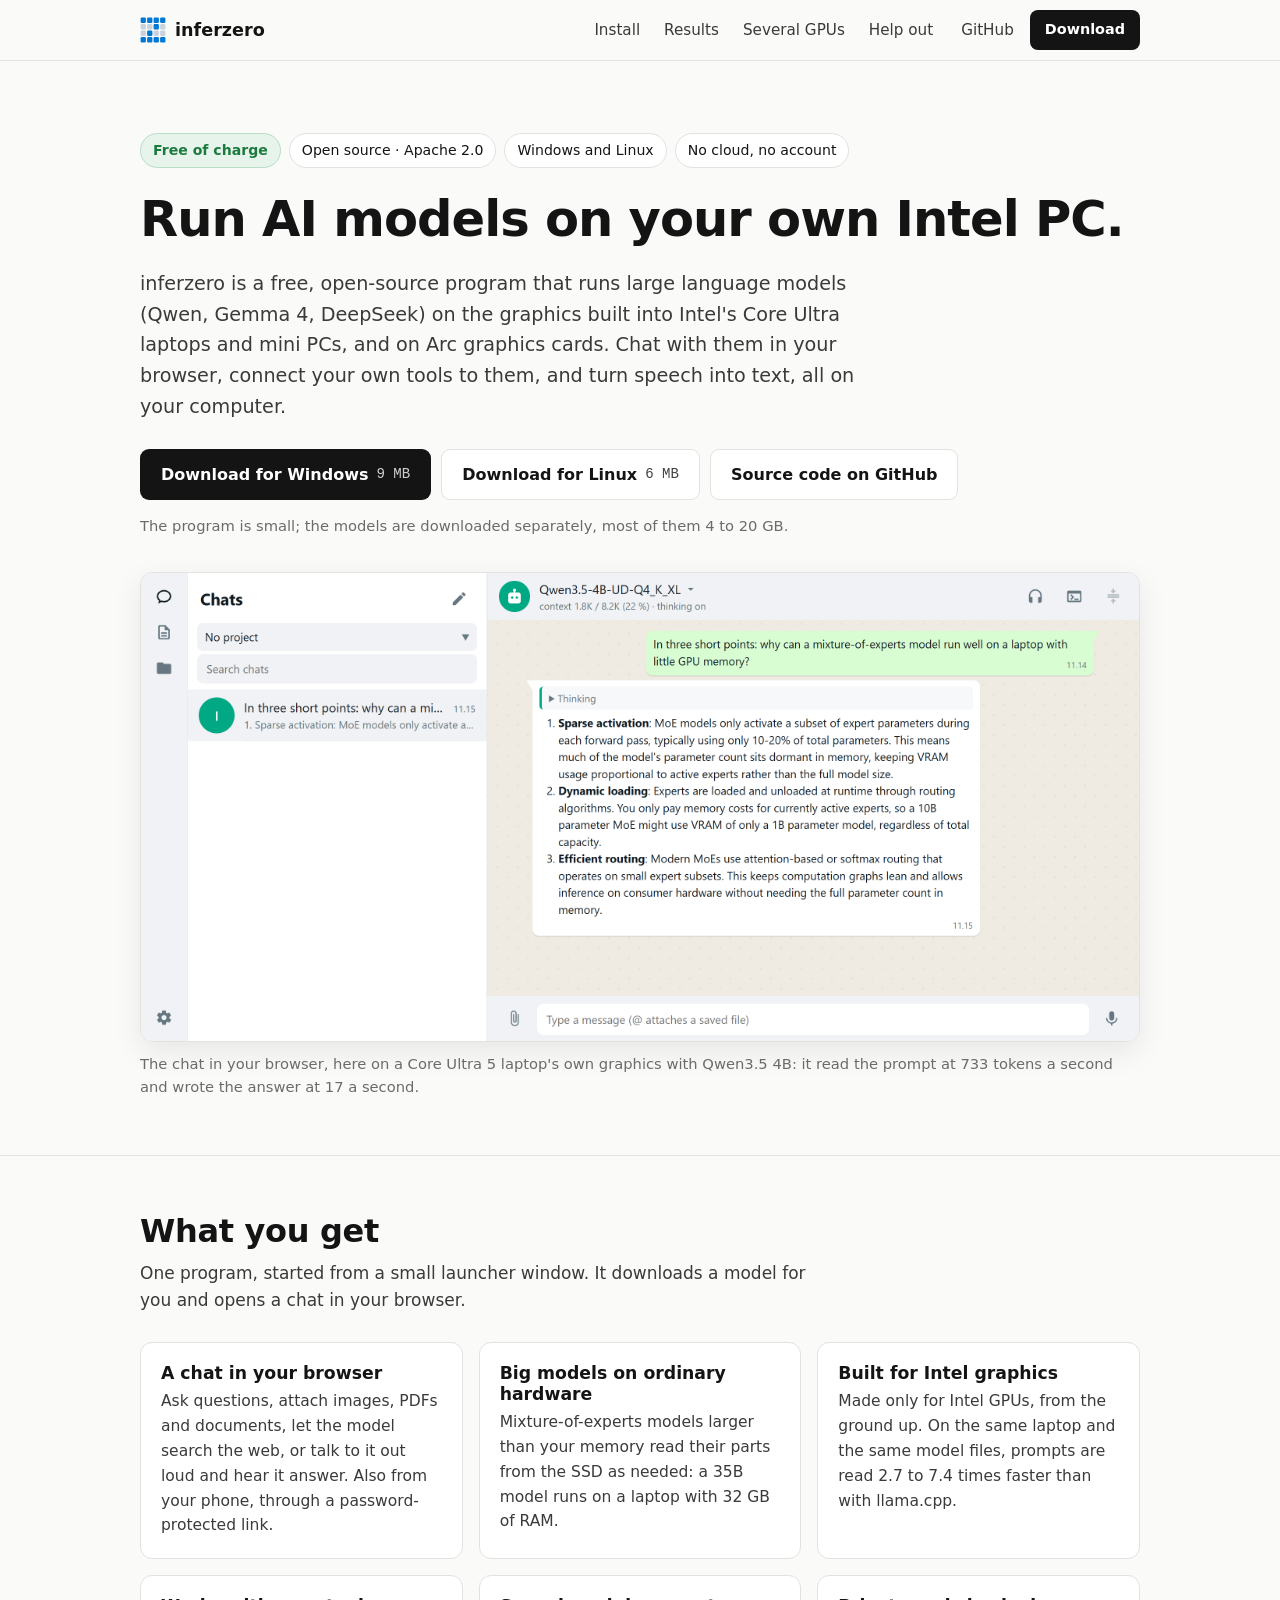
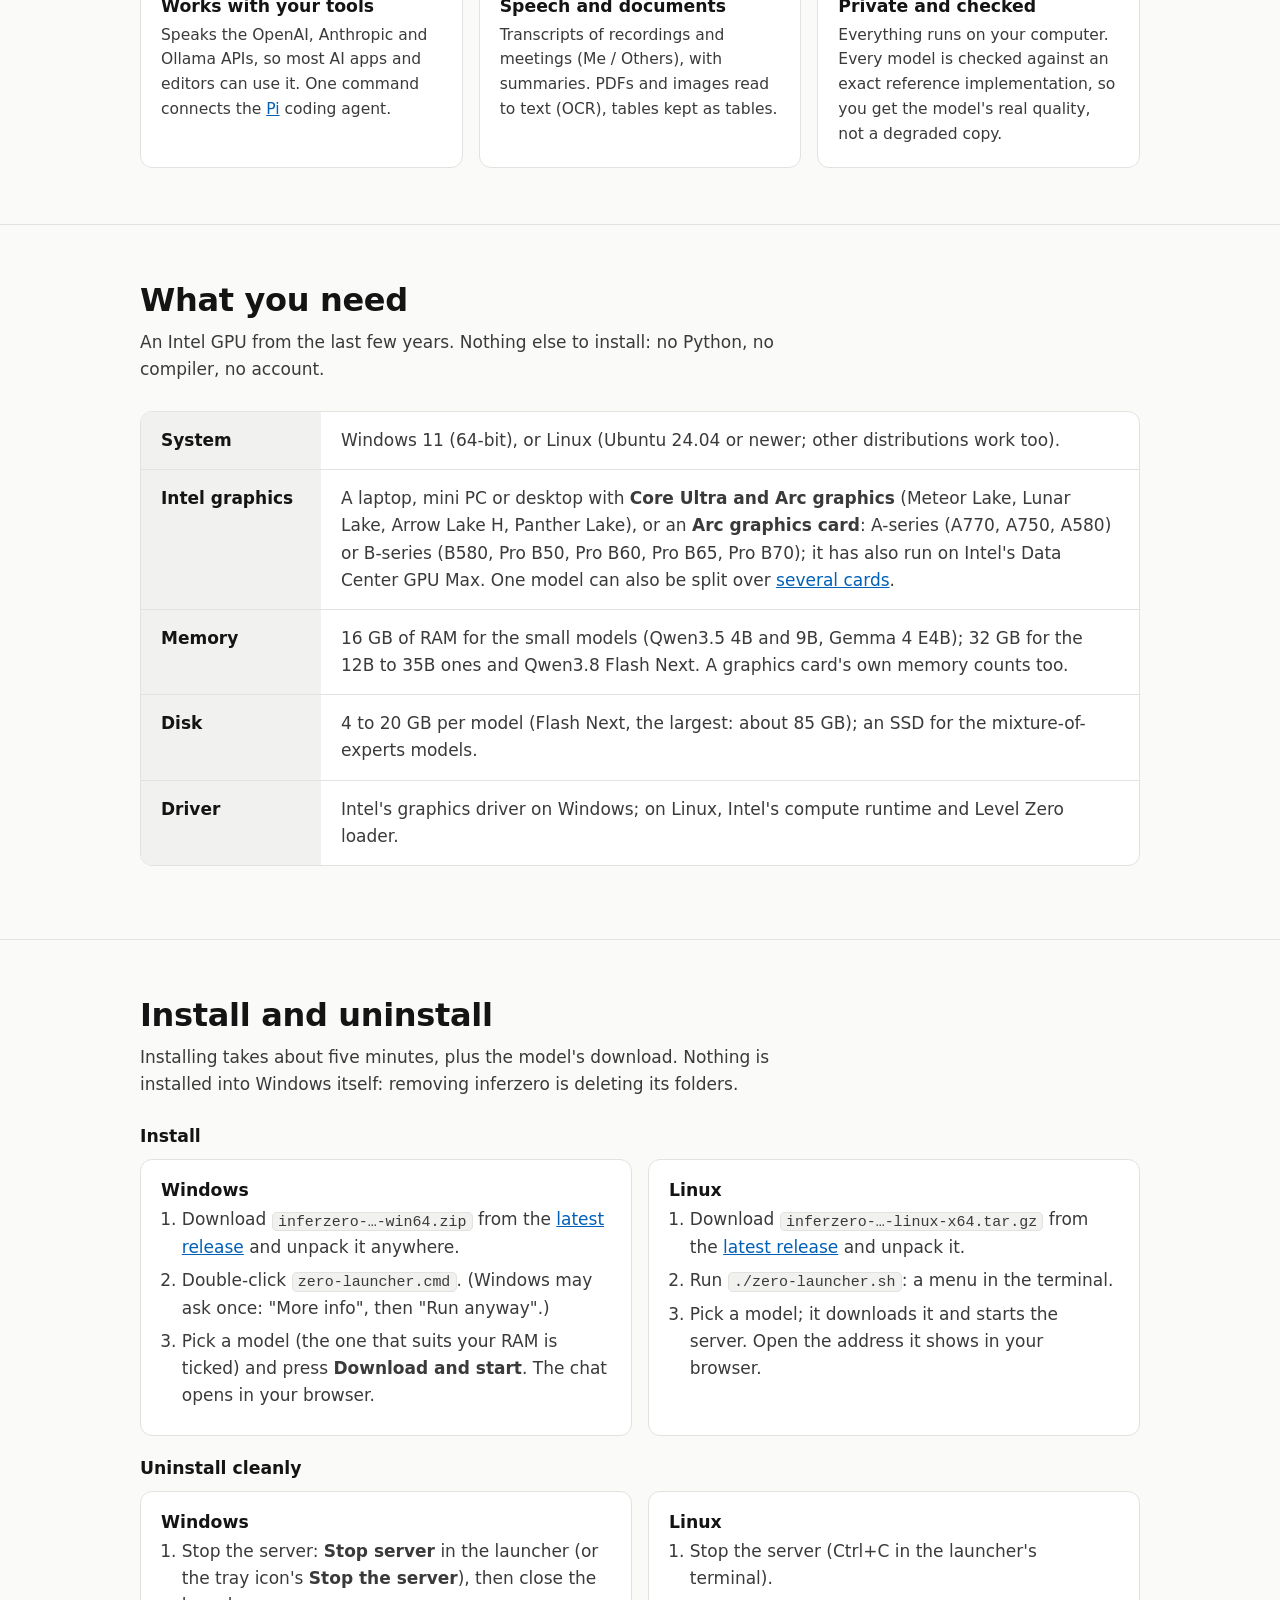
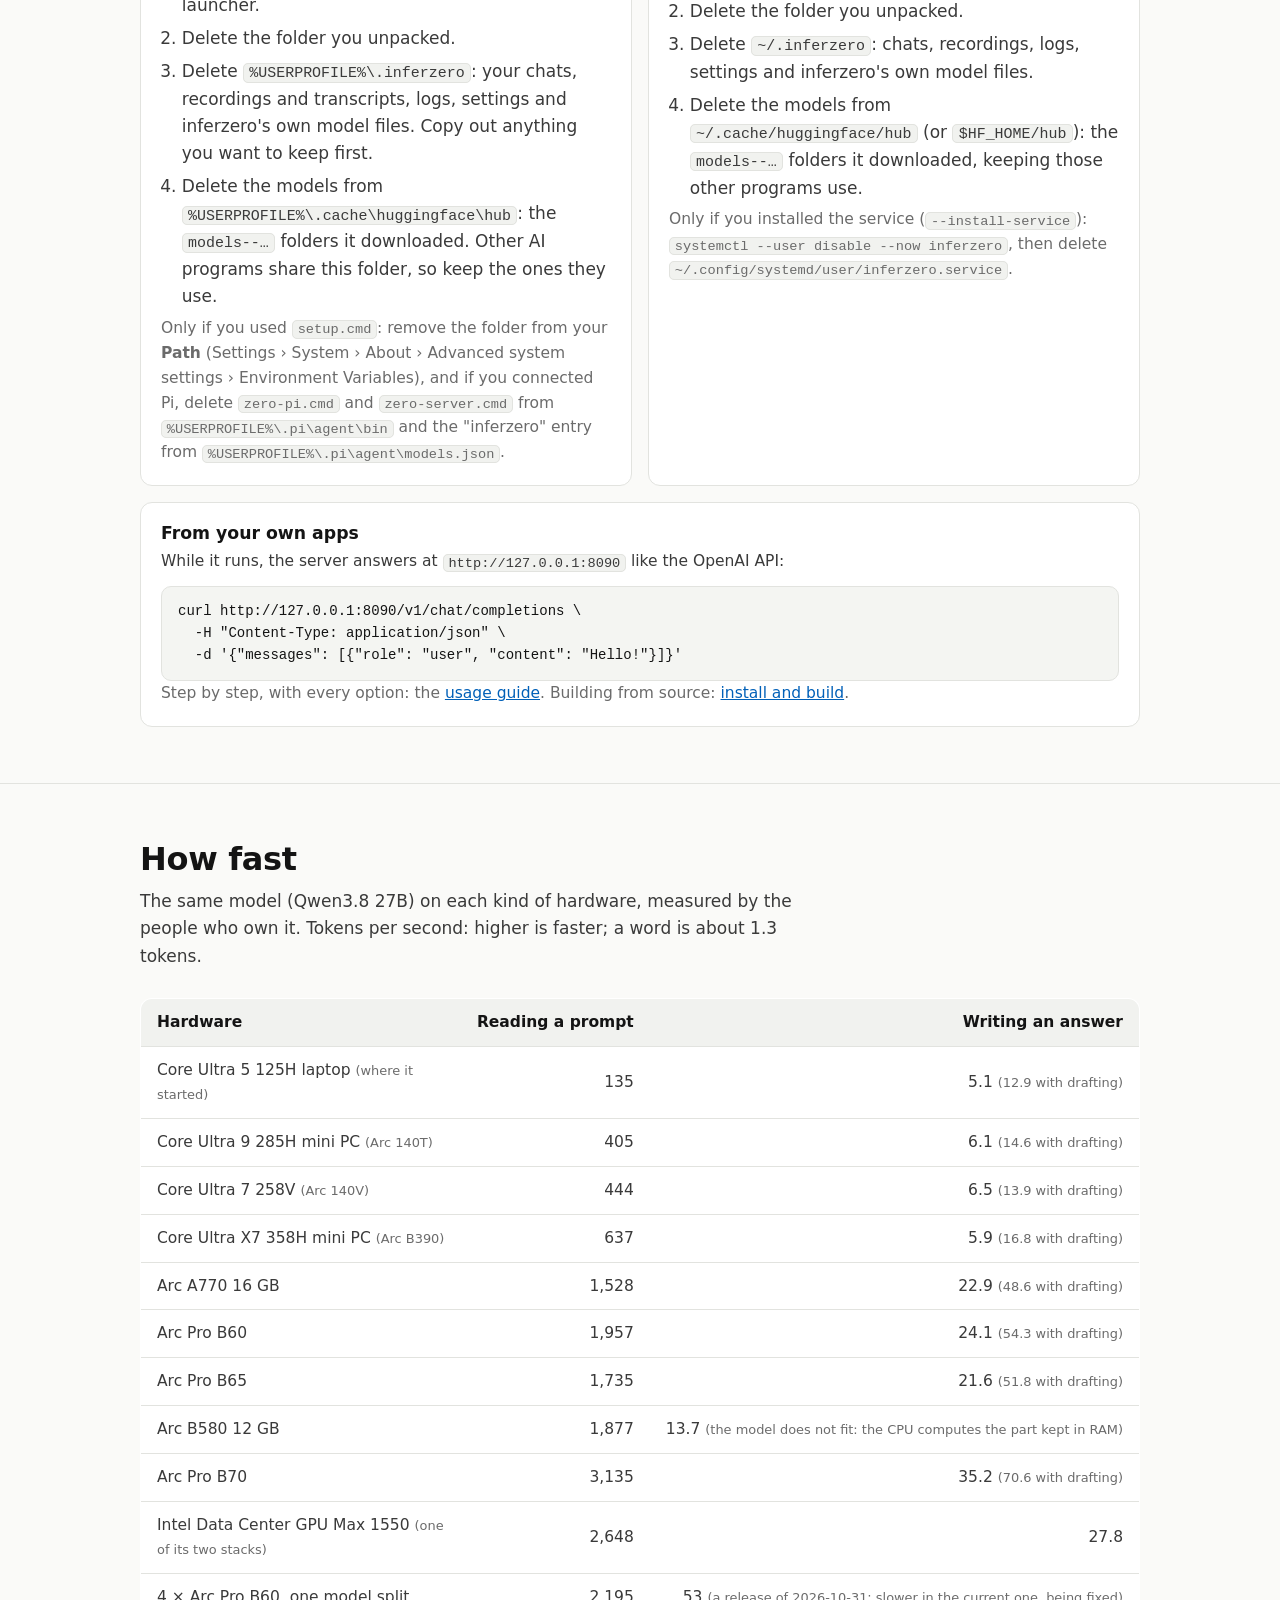
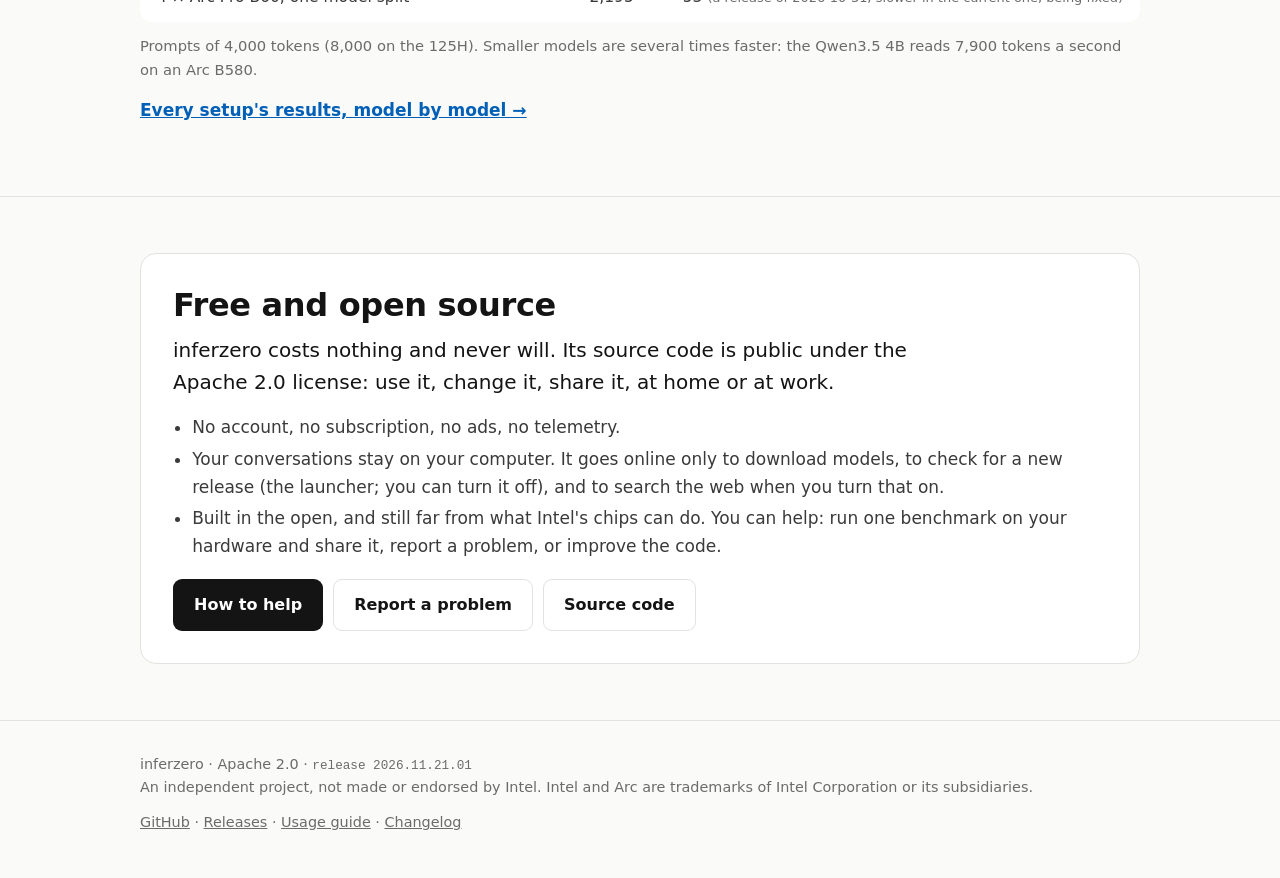
<file: site/index.html>
<!doctype html>
<html lang="en">
<head>
<meta charset="utf-8">
<meta name="viewport" content="width=device-width, initial-scale=1">
<title>inferzero: free, open-source AI on your Intel PC</title>
<meta name="description" content="inferzero is a free, open-source program that runs large language models on the graphics built into Intel Core Ultra laptops and mini PCs and on Arc graphics cards, on Windows and Linux. A chat in your browser, an API for your tools, speech to text. No cloud, no account, no Python.">
<meta name="color-scheme" content="light">
<meta property="og:title" content="inferzero: free, open-source AI on your Intel PC">
<meta property="og:description" content="Run Qwen, Gemma 4 and DeepSeek models on Intel Core Ultra graphics and Arc cards. Free, open source, no cloud.">
<meta property="og:type" content="website">
<link rel="icon" href="icon.svg" type="image/svg+xml">
<link rel="stylesheet" href="style.css">
</head>
<body>
<a class="skip" href="#main">Skip to the content</a>

<header>
  <div class="wrap">
    <a class="brand" href="#top" aria-label="inferzero, top of the page"><svg class="mark" width="26" height="26" viewBox="0 0 64 64" aria-hidden="true"><rect class="l" x="1.5" y="1.5" width="13" height="13" rx="3"/><rect class="l" x="17.5" y="1.5" width="13" height="13" rx="3"/><rect class="l" x="33.5" y="1.5" width="13" height="13" rx="3"/><rect class="l" x="49.5" y="1.5" width="13" height="13" rx="3"/><rect class="d" x="1.5" y="17.5" width="13" height="13" rx="3"/><rect class="d" x="17.5" y="17.5" width="13" height="13" rx="3"/><rect class="l" x="33.5" y="17.5" width="13" height="13" rx="3"/><rect class="d" x="49.5" y="17.5" width="13" height="13" rx="3"/><rect class="d" x="1.5" y="33.5" width="13" height="13" rx="3"/><rect class="l" x="17.5" y="33.5" width="13" height="13" rx="3"/><rect class="d" x="33.5" y="33.5" width="13" height="13" rx="3"/><rect class="d" x="49.5" y="33.5" width="13" height="13" rx="3"/><rect class="l" x="1.5" y="49.5" width="13" height="13" rx="3"/><rect class="l" x="17.5" y="49.5" width="13" height="13" rx="3"/><rect class="l" x="33.5" y="49.5" width="13" height="13" rx="3"/><rect class="l" x="49.5" y="49.5" width="13" height="13" rx="3"/></svg>inferzero</a>
    <nav aria-label="Main">
      <a href="#start">Install</a>
      <a href="results.html">Results</a>
      <a href="multi-gpu.html">Several GPUs</a>
      <a href="#open">Help out</a>
    </nav>
    <div class="hdr-right">
      <a class="gh" href="https://github.com/rizagp/inferzero">GitHub</a>
      <a class="btn p sm" href="https://github.com/rizagp/inferzero/releases/latest">Download</a>
    </div>
  </div>
</header>

<main id="main">

<div class="wrap hero" id="top">
  <div class="tags">
    <span class="tag free">Free of charge</span>
    <span class="tag">Open source · Apache 2.0</span>
    <span class="tag">Windows and Linux</span>
    <span class="tag">No cloud, no account</span>
  </div>
  <h1>Run AI models on your own Intel PC.</h1>
  <p class="lead">inferzero is a free, open-source program that runs large language models (Qwen, Gemma 4, DeepSeek) on the graphics built into Intel's Core Ultra laptops and mini PCs, and on Arc graphics cards. Chat with them in your browser, connect your own tools to them, and turn speech into text, all on your computer.</p>
  <div class="btns">
    <a class="btn p" href="https://github.com/rizagp/inferzero/releases/latest">Download for Windows <kbd>9 MB</kbd></a>
    <a class="btn s" href="https://github.com/rizagp/inferzero/releases/latest">Download for Linux <kbd>6 MB</kbd></a>
    <a class="btn s" href="https://github.com/rizagp/inferzero">Source code on GitHub</a>
  </div>
  <p class="after">The program is small; the models are downloaded separately, most of them 4 to 20 GB.</p>
  <figure class="shot">
    <img src="hero.png" width="1280" height="600" alt="The inferzero chat in a browser: a list of chats on the left; on the right a question about mixture-of-experts models and the model's three-point answer.">
    <figcaption>The chat in your browser, here on a Core Ultra 5 laptop's own graphics with Qwen3.5 4B: it read the prompt at 733 tokens a second and wrote the answer at 17 a second.</figcaption>
  </figure>
</div>

<section id="what">
  <div class="wrap">
    <div class="intro">
      <h2>What you get</h2>
      <p>One program, started from a small launcher window. It downloads a model for you and opens a chat in your browser.</p>
    </div>
    <div class="grid">
      <div class="card"><h3>A chat in your browser</h3><p>Ask questions, attach images, PDFs and documents, let the model search the web, or talk to it out loud and hear it answer. Also from your phone, through a password-protected link.</p></div>
      <div class="card"><h3>Big models on ordinary hardware</h3><p>Mixture-of-experts models larger than your memory read their parts from the SSD as needed: a 35B model runs on a laptop with 32 GB of RAM.</p></div>
      <div class="card"><h3>Built for Intel graphics</h3><p>Made only for Intel GPUs, from the ground up. On the same laptop and the same model files, prompts are read 2.7 to 7.4 times faster than with llama.cpp.</p></div>
      <div class="card"><h3>Works with your tools</h3><p>Speaks the OpenAI, Anthropic and Ollama APIs, so most AI apps and editors can use it. One command connects the <a href="https://pi.dev">Pi</a> coding agent.</p></div>
      <div class="card"><h3>Speech and documents</h3><p>Transcripts of recordings and meetings (Me / Others), with summaries. PDFs and images read to text (OCR), tables kept as tables.</p></div>
      <div class="card"><h3>Private and checked</h3><p>Everything runs on your computer. Every model is checked against an exact reference implementation, so you get the model's real quality, not a degraded copy.</p></div>
    </div>
  </div>
</section>

<section id="need">
  <div class="wrap">
    <div class="intro">
      <h2>What you need</h2>
      <p>An Intel GPU from the last few years. Nothing else to install: no Python, no compiler, no account.</p>
    </div>
    <dl class="need">
      <dt>System</dt>
      <dd>Windows 11 (64-bit), or Linux (Ubuntu 24.04 or newer; other distributions work too).</dd>
      <dt>Intel graphics</dt>
      <dd>A laptop, mini PC or desktop with <b>Core Ultra and Arc graphics</b> (Meteor Lake, Lunar Lake, Arrow Lake H, Panther Lake), or an <b>Arc graphics card</b>: A-series (A770, A750, A580) or B-series (B580, Pro B50, Pro B60, Pro B65, Pro B70); it has also run on Intel's Data Center GPU Max. One model can also be split over <a href="multi-gpu.html">several cards</a>.</dd>
      <dt>Memory</dt>
      <dd>16 GB of RAM for the small models (Qwen3.5 4B and 9B, Gemma 4 E4B); 32 GB for the 12B to 35B ones and Qwen3.8 Flash Next. A graphics card's own memory counts too.</dd>
      <dt>Disk</dt>
      <dd>4 to 20 GB per model (Flash Next, the largest: about 85 GB); an SSD for the mixture-of-experts models.</dd>
      <dt>Driver</dt>
      <dd>Intel's graphics driver on Windows; on Linux, Intel's compute runtime and Level Zero loader.</dd>
    </dl>
  </div>
</section>

<section id="start">
  <div class="wrap">
    <div class="intro">
      <h2>Install and uninstall</h2>
      <p>Installing takes about five minutes, plus the model's download. Nothing is installed into Windows itself: removing inferzero is deleting its folders.</p>
    </div>
    <h3 class="sub" id="install">Install</h3>
    <div class="steps">
      <div class="card">
        <h3>Windows</h3>
        <ol class="go">
          <li>Download <code>inferzero-…-win64.zip</code> from the <a href="https://github.com/rizagp/inferzero/releases/latest">latest release</a> and unpack it anywhere.</li>
          <li>Double-click <code>zero-launcher.cmd</code>. (Windows may ask once: "More info", then "Run anyway".)</li>
          <li>Pick a model (the one that suits your RAM is ticked) and press <b>Download and start</b>. The chat opens in your browser.</li>
        </ol>
      </div>
      <div class="card">
        <h3>Linux</h3>
        <ol class="go">
          <li>Download <code>inferzero-…-linux-x64.tar.gz</code> from the <a href="https://github.com/rizagp/inferzero/releases/latest">latest release</a> and unpack it.</li>
          <li>Run <code>./zero-launcher.sh</code>: a menu in the terminal.</li>
          <li>Pick a model; it downloads it and starts the server. Open the address it shows in your browser.</li>
        </ol>
      </div>
    </div>
    <h3 class="sub" id="uninstall">Uninstall cleanly</h3>
    <div class="steps">
      <div class="card">
        <h3>Windows</h3>
        <ol class="go">
          <li>Stop the server: <b>Stop server</b> in the launcher (or the tray icon's <b>Stop the server</b>), then close the launcher.</li>
          <li>Delete the folder you unpacked.</li>
          <li>Delete <code>%USERPROFILE%\.inferzero</code>: your chats, recordings and transcripts, logs, settings and inferzero's own model files. Copy out anything you want to keep first.</li>
          <li>Delete the models from <code>%USERPROFILE%\.cache\huggingface\hub</code>: the <code>models--…</code> folders it downloaded. Other AI programs share this folder, so keep the ones they use.</li>
        </ol>
        <p class="note">Only if you used <code>setup.cmd</code>: remove the folder from your <b>Path</b> (Settings › System › About › Advanced system settings › Environment Variables), and if you connected Pi, delete <code>zero-pi.cmd</code> and <code>zero-server.cmd</code> from <code>%USERPROFILE%\.pi\agent\bin</code> and the "inferzero" entry from <code>%USERPROFILE%\.pi\agent\models.json</code>.</p>
      </div>
      <div class="card">
        <h3>Linux</h3>
        <ol class="go">
          <li>Stop the server (Ctrl+C in the launcher's terminal).</li>
          <li>Delete the folder you unpacked.</li>
          <li>Delete <code>~/.inferzero</code>: chats, recordings, logs, settings and inferzero's own model files.</li>
          <li>Delete the models from <code>~/.cache/huggingface/hub</code> (or <code>$HF_HOME/hub</code>): the <code>models--…</code> folders it downloaded, keeping those other programs use.</li>
        </ol>
        <p class="note">Only if you installed the service (<code>--install-service</code>): <code>systemctl --user disable --now inferzero</code>, then delete <code>~/.config/systemd/user/inferzero.service</code>.</p>
      </div>
    </div>
    <div class="card" style="margin-top:16px">
      <h3>From your own apps</h3>
      <p>While it runs, the server answers at <code>http://127.0.0.1:8090</code> like the OpenAI API:</p>
<pre>curl http://127.0.0.1:8090/v1/chat/completions \
  -H "Content-Type: application/json" \
  -d '{"messages": [{"role": "user", "content": "Hello!"}]}'</pre>
      <p class="note">Step by step, with every option: the <a href="https://github.com/rizagp/inferzero/blob/main/USAGE.md">usage guide</a>. Building from source: <a href="https://github.com/rizagp/inferzero/blob/main/docs/install.md">install and build</a>.</p>
    </div>
  </div>
</section>

<section id="speed">
  <div class="wrap">
    <div class="intro">
      <h2>How fast</h2>
      <p>The same model (Qwen3.8 27B) on each kind of hardware, measured by the people who own it. Tokens per second: higher is faster; a word is about 1.3 tokens.</p>
    </div>
    <div class="tbl">
      <table>
        <thead><tr><th>Hardware</th><th class="n">Reading a prompt</th><th class="n">Writing an answer</th></tr></thead>
        <tbody>
          <tr><td>Core Ultra 5 125H laptop <small>(where it started)</small></td><td class="n">135</td><td class="n">5.1 <small>(12.9 with drafting)</small></td></tr>
          <tr><td>Core Ultra 9 285H mini PC <small>(Arc 140T)</small></td><td class="n">405</td><td class="n">6.1 <small>(14.6 with drafting)</small></td></tr>
          <tr><td>Core Ultra 7 258V <small>(Arc 140V)</small></td><td class="n">444</td><td class="n">6.5 <small>(13.9 with drafting)</small></td></tr>
          <tr><td>Core Ultra X7 358H mini PC <small>(Arc B390)</small></td><td class="n">637</td><td class="n">5.9 <small>(16.8 with drafting)</small></td></tr>
          <tr><td>Arc A770 16 GB</td><td class="n">1,528</td><td class="n">22.9 <small>(48.6 with drafting)</small></td></tr>
          <tr><td>Arc Pro B60</td><td class="n">1,957</td><td class="n">24.1 <small>(54.3 with drafting)</small></td></tr>
          <tr><td>Arc Pro B65</td><td class="n">1,735</td><td class="n">21.6 <small>(51.8 with drafting)</small></td></tr>
          <tr><td>Arc B580 12 GB</td><td class="n">1,877</td><td class="n">13.7 <small>(the model does not fit: the CPU computes the part kept in RAM)</small></td></tr>
          <tr><td>Arc Pro B70</td><td class="n">3,135</td><td class="n">35.2 <small>(70.6 with drafting)</small></td></tr>
          <tr><td>Intel Data Center GPU Max 1550 <small>(one of its two stacks)</small></td><td class="n">2,648</td><td class="n">27.8</td></tr>
          <tr><td>4 × Arc Pro B60, one model split</td><td class="n">2,195</td><td class="n">53 <small>(a release of 2026-10-31; slower in the current one, being fixed)</small></td></tr>
        </tbody>
      </table>
    </div>
    <p class="note">Prompts of 4,000 tokens (8,000 on the 125H). Smaller models are several times faster: the Qwen3.5 4B reads 7,900 tokens a second on an Arc B580. </p>
    <p class="more"><a href="results.html">Every setup's results, model by model →</a></p>
  </div>
</section>

<section id="open">
  <div class="wrap">
    <div class="open">
      <h2>Free and open source</h2>
      <p class="big">inferzero costs nothing and never will. Its source code is public under the Apache 2.0 license: use it, change it, share it, at home or at work.</p>
      <ul>
        <li>No account, no subscription, no ads, no telemetry.</li>
        <li>Your conversations stay on your computer. It goes online only to download models, to check for a new release (the launcher; you can turn it off), and to search the web when you turn that on.</li>
        <li>Built in the open, and still far from what Intel's chips can do. You can help: run one benchmark on your hardware and share it, report a problem, or improve the code.</li>
      </ul>
      <div class="btns">
        <a class="btn p" href="https://github.com/rizagp/inferzero/blob/main/CONTRIBUTING.md">How to help</a>
        <a class="btn s" href="https://github.com/rizagp/inferzero/issues">Report a problem</a>
        <a class="btn s" href="https://github.com/rizagp/inferzero">Source code</a>
      </div>
    </div>
  </div>
</section>

</main>

<footer>
  <div class="wrap">
    <div>inferzero · Apache 2.0 · <span class="mono">release 2026.11.21.01</span><br>An independent project, not made or endorsed by Intel. Intel and Arc are trademarks of Intel Corporation or its subsidiaries.</div>
    <div><a href="https://github.com/rizagp/inferzero">GitHub</a> · <a href="https://github.com/rizagp/inferzero/releases">Releases</a> · <a href="https://github.com/rizagp/inferzero/blob/main/USAGE.md">Usage guide</a> · <a href="https://github.com/rizagp/inferzero/blob/main/CHANGELOG.md">Changelog</a></div>
  </div>
</footer>
</body>
</html>
</file>
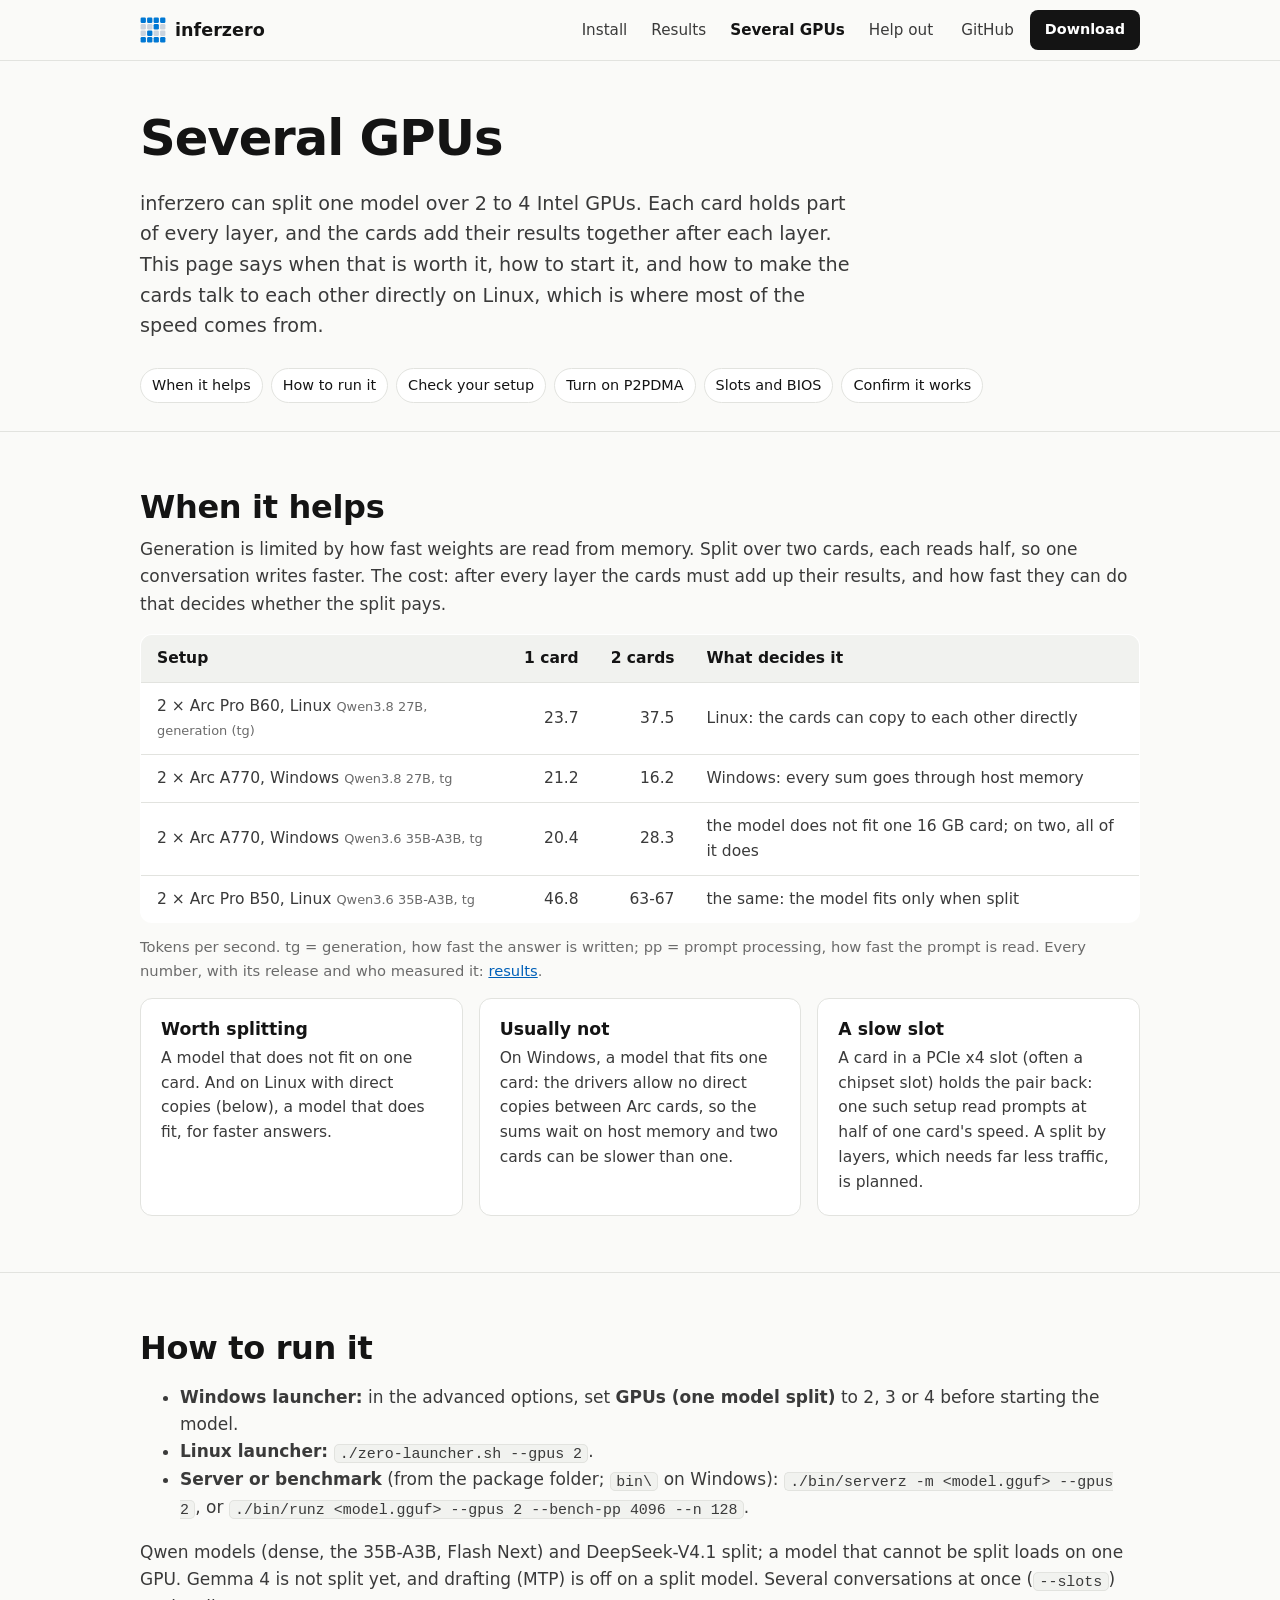
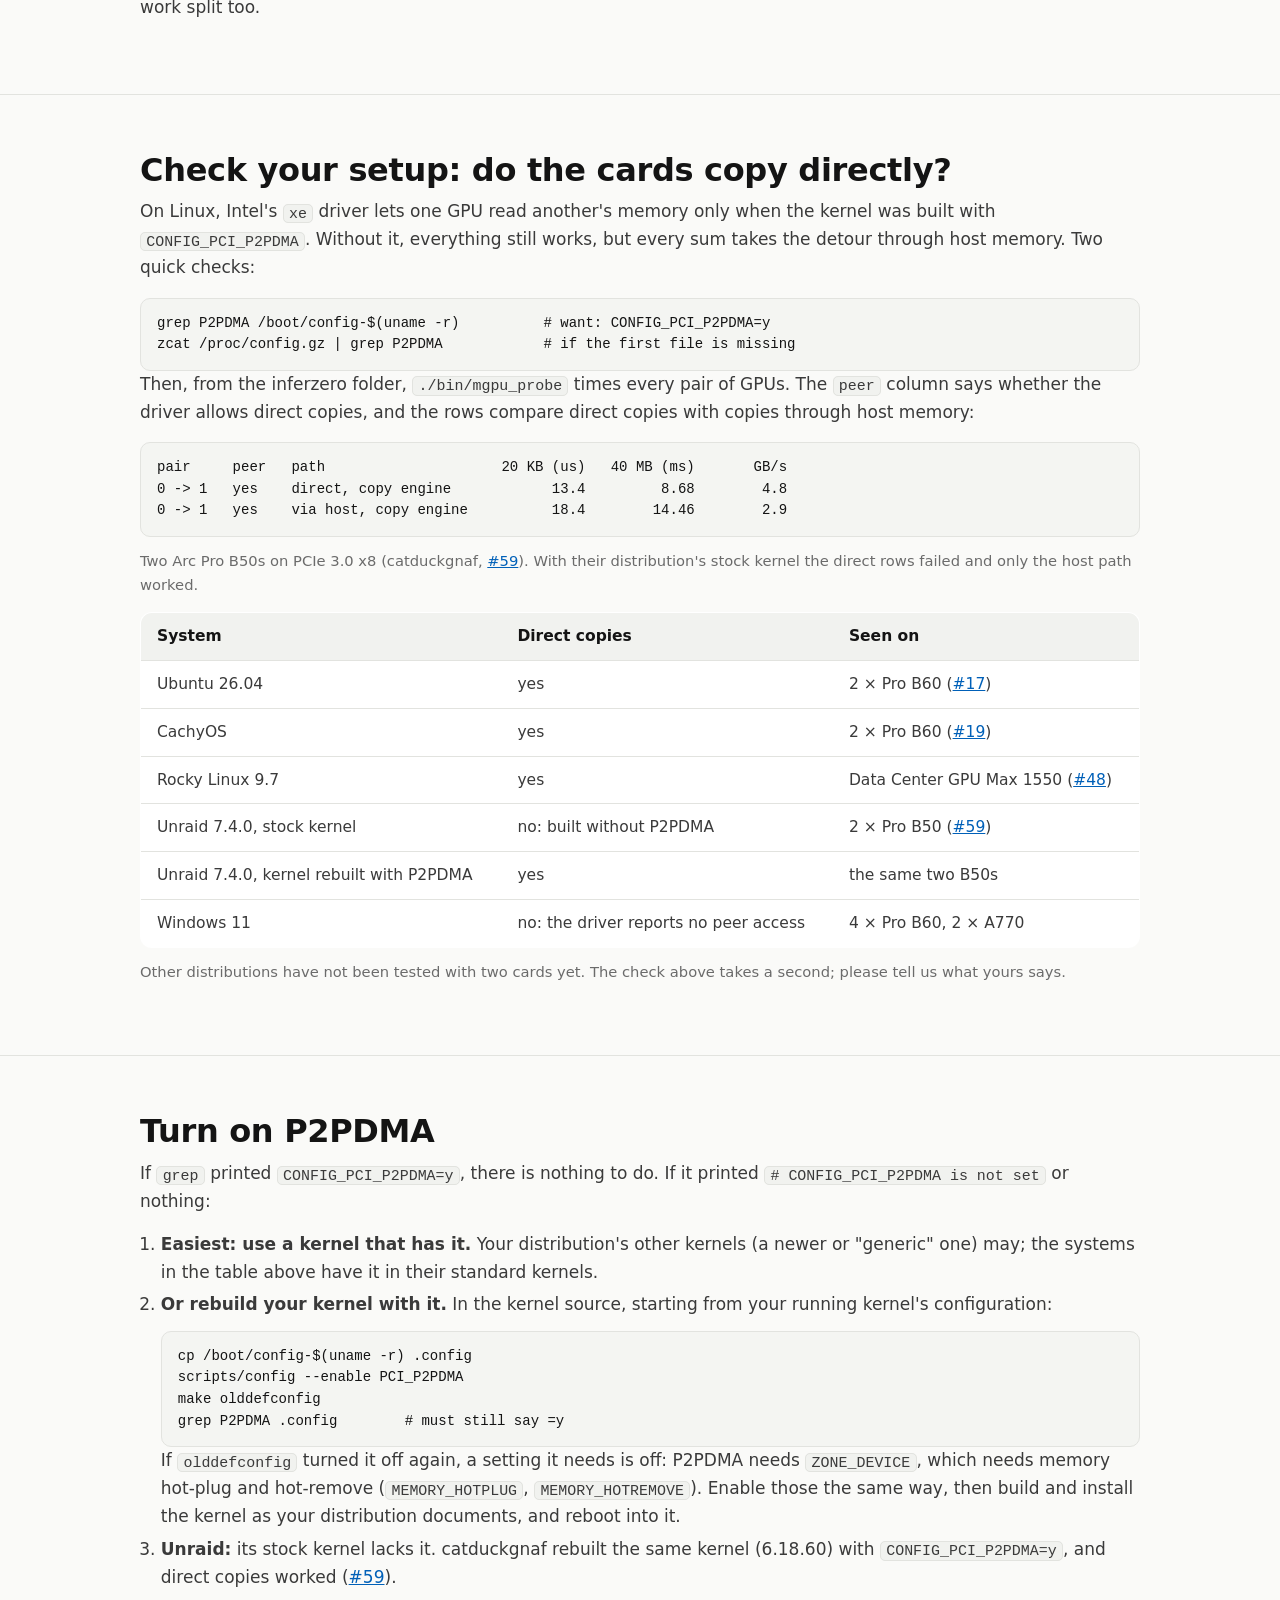
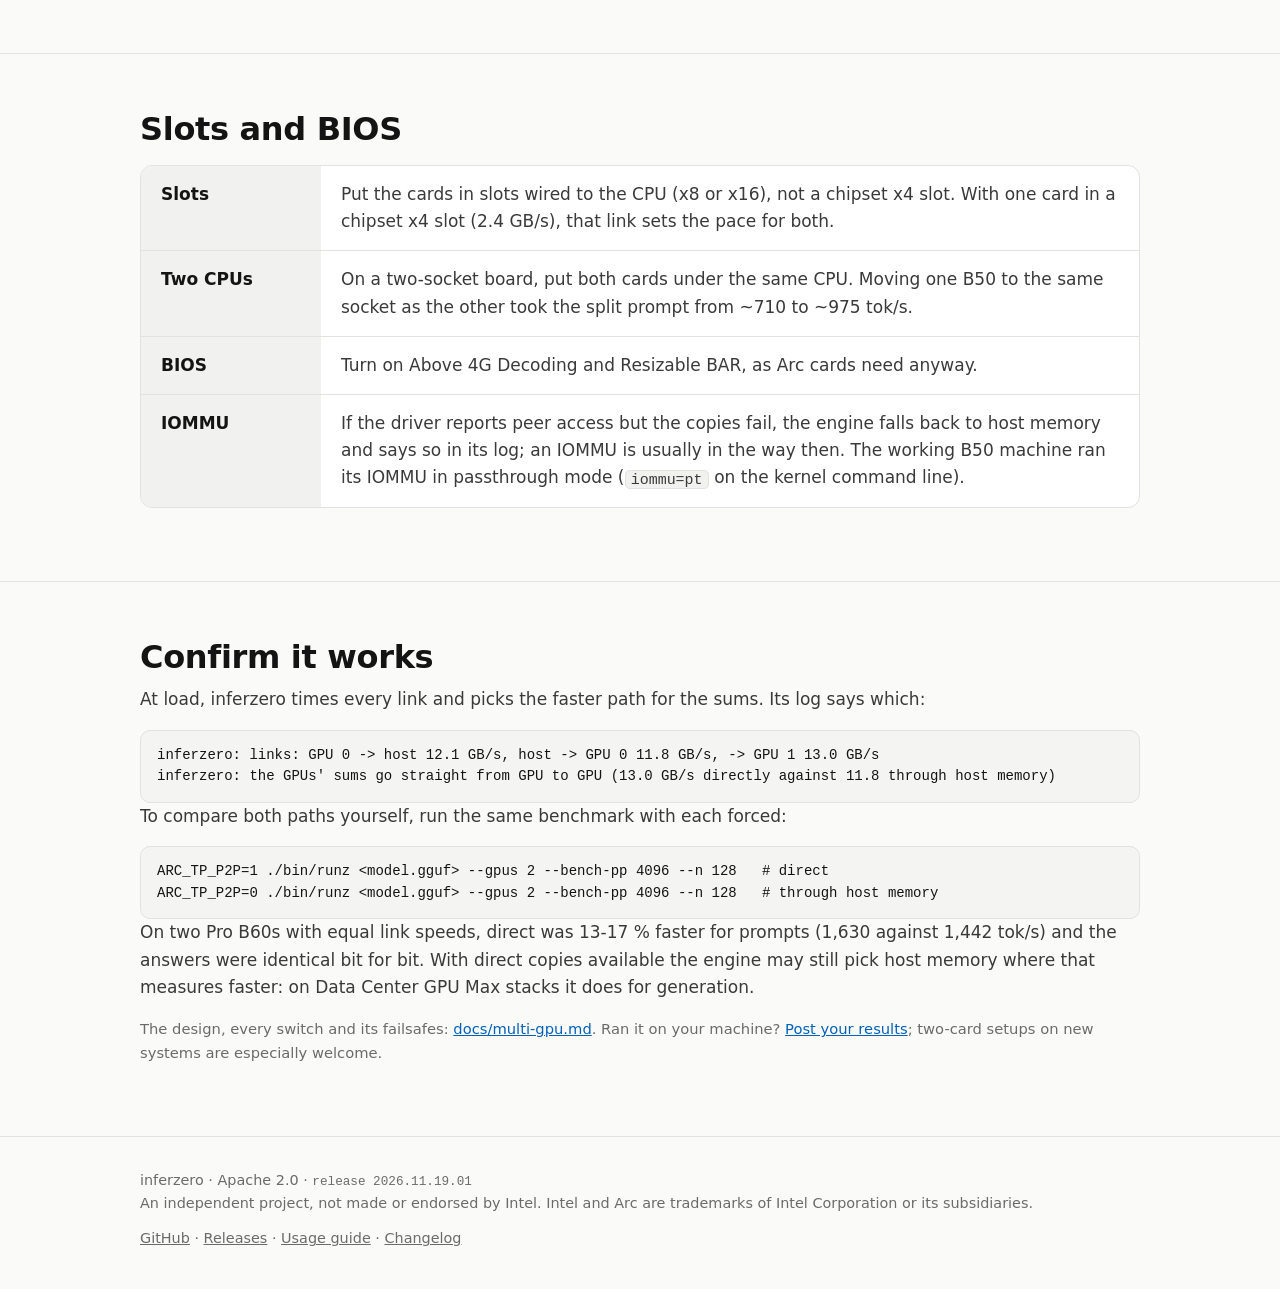
<file: site/multi-gpu.html>
<!doctype html>
<html lang="en">
<head>
<meta charset="utf-8">
<meta name="viewport" content="width=device-width, initial-scale=1">
<title>inferzero on several GPUs: when it helps, and direct copies on Linux (P2PDMA)</title>
<meta name="description" content="How to split one model over several Intel Arc GPUs with inferzero, when it is faster, and how to turn on direct GPU-to-GPU copies (P2PDMA) on Linux for the best speed.">
<meta name="color-scheme" content="light">
<meta property="og:title" content="inferzero: free, open-source AI on your Intel PC">
<meta property="og:description" content="Run Qwen, Gemma 4 and DeepSeek models on Intel Core Ultra graphics and Arc cards. Free, open source, no cloud.">
<meta property="og:type" content="website">
<link rel="icon" href="icon.svg" type="image/svg+xml">
<link rel="stylesheet" href="style.css">
</head>
<body>
<a class="skip" href="#main">Skip to the content</a>

<header>
  <div class="wrap">
    <a class="brand" href="index.html" aria-label="inferzero, home page"><svg class="mark" width="26" height="26" viewBox="0 0 64 64" aria-hidden="true"><rect class="l" x="1.5" y="1.5" width="13" height="13" rx="3"/><rect class="l" x="17.5" y="1.5" width="13" height="13" rx="3"/><rect class="l" x="33.5" y="1.5" width="13" height="13" rx="3"/><rect class="l" x="49.5" y="1.5" width="13" height="13" rx="3"/><rect class="d" x="1.5" y="17.5" width="13" height="13" rx="3"/><rect class="d" x="17.5" y="17.5" width="13" height="13" rx="3"/><rect class="l" x="33.5" y="17.5" width="13" height="13" rx="3"/><rect class="d" x="49.5" y="17.5" width="13" height="13" rx="3"/><rect class="d" x="1.5" y="33.5" width="13" height="13" rx="3"/><rect class="l" x="17.5" y="33.5" width="13" height="13" rx="3"/><rect class="d" x="33.5" y="33.5" width="13" height="13" rx="3"/><rect class="d" x="49.5" y="33.5" width="13" height="13" rx="3"/><rect class="l" x="1.5" y="49.5" width="13" height="13" rx="3"/><rect class="l" x="17.5" y="49.5" width="13" height="13" rx="3"/><rect class="l" x="33.5" y="49.5" width="13" height="13" rx="3"/><rect class="l" x="49.5" y="49.5" width="13" height="13" rx="3"/></svg>inferzero</a>
    <nav aria-label="Main">
      <a href="index.html#start">Install</a>
      <a href="results.html">Results</a>
      <a href="multi-gpu.html" aria-current="page">Several GPUs</a>
      <a href="index.html#open">Help out</a>
    </nav>
    <div class="hdr-right">
      <a class="gh" href="https://github.com/rizagp/inferzero">GitHub</a>
      <a class="btn p sm" href="https://github.com/rizagp/inferzero/releases/latest">Download</a>
    </div>
  </div>
</header>

<main id="main">

<div class="wrap hero small" id="top">
  <h1>Several GPUs</h1>
  <p class="lead">inferzero can split one model over 2 to 4 Intel GPUs. Each card holds part of every layer, and the cards add their results together after each layer. This page says when that is worth it, how to start it, and how to make the cards talk to each other directly on Linux, which is where most of the speed comes from.</p>
  <nav class="jump" aria-label="On this page">
    <a href="#when">When it helps</a><a href="#run">How to run it</a><a href="#check">Check your setup</a><a href="#p2pdma">Turn on P2PDMA</a><a href="#hardware">Slots and BIOS</a><a href="#verify">Confirm it works</a>
  </nav>
</div>

<section id="when">
  <div class="wrap">
    <h2>When it helps</h2>
    <p>Generation is limited by how fast weights are read from memory. Split over two cards, each reads half, so one conversation writes faster. The cost: after every layer the cards must add up their results, and how fast they can do that decides whether the split pays.</p>
    <div class="tbl"><table>
      <thead><tr><th>Setup</th><th class="n">1 card</th><th class="n">2 cards</th><th>What decides it</th></tr></thead>
      <tbody>
        <tr><td>2 × Arc Pro B60, Linux <small>Qwen3.8 27B, generation (tg)</small></td><td class="n">23.7</td><td class="n">37.5</td><td>Linux: the cards can copy to each other directly</td></tr>
        <tr><td>2 × Arc A770, Windows <small>Qwen3.8 27B, tg</small></td><td class="n">21.2</td><td class="n">16.2</td><td>Windows: every sum goes through host memory</td></tr>
        <tr><td>2 × Arc A770, Windows <small>Qwen3.6 35B-A3B, tg</small></td><td class="n">20.4</td><td class="n">28.3</td><td>the model does not fit one 16 GB card; on two, all of it does</td></tr>
        <tr><td>2 × Arc Pro B50, Linux <small>Qwen3.6 35B-A3B, tg</small></td><td class="n">46.8</td><td class="n">63-67</td><td>the same: the model fits only when split</td></tr>
      </tbody>
    </table></div>
    <p class="note">Tokens per second. tg = generation, how fast the answer is written; pp = prompt processing, how fast the prompt is read. Every number, with its release and who measured it: <a href="results.html">results</a>.</p>
    <div class="grid" style="margin-top:16px">
      <div class="card"><h3>Worth splitting</h3><p>A model that does not fit on one card. And on Linux with direct copies (below), a model that does fit, for faster answers.</p></div>
      <div class="card"><h3>Usually not</h3><p>On Windows, a model that fits one card: the drivers allow no direct copies between Arc cards, so the sums wait on host memory and two cards can be slower than one.</p></div>
      <div class="card"><h3>A slow slot</h3><p>A card in a PCIe x4 slot (often a chipset slot) holds the pair back: one such setup read prompts at half of one card's speed. A split by layers, which needs far less traffic, is planned.</p></div>
    </div>
  </div>
</section>

<section id="run">
  <div class="wrap">
    <h2>How to run it</h2>
    <ul>
      <li><b>Windows launcher:</b> in the advanced options, set <b>GPUs (one model split)</b> to 2, 3 or 4 before starting the model.</li>
      <li><b>Linux launcher:</b> <code>./zero-launcher.sh --gpus 2</code>.</li>
      <li><b>Server or benchmark</b> (from the package folder; <code>bin\</code> on Windows): <code>./bin/serverz -m &lt;model.gguf&gt; --gpus 2</code>, or <code>./bin/runz &lt;model.gguf&gt; --gpus 2 --bench-pp 4096 --n 128</code>.</li>
    </ul>
    <p>Qwen models (dense, the 35B-A3B, Flash Next) and DeepSeek-V4.1 split; a model that cannot be split loads on one GPU. Gemma 4 is not split yet, and drafting (MTP) is off on a split model. Several conversations at once (<code>--slots</code>) work split too.</p>
  </div>
</section>

<section id="check">
  <div class="wrap">
    <h2>Check your setup: do the cards copy directly?</h2>
    <p>On Linux, Intel's <code>xe</code> driver lets one GPU read another's memory only when the kernel was built with <code>CONFIG_PCI_P2PDMA</code>. Without it, everything still works, but every sum takes the detour through host memory. Two quick checks:</p>
<pre>grep P2PDMA /boot/config-$(uname -r)          # want: CONFIG_PCI_P2PDMA=y
zcat /proc/config.gz | grep P2PDMA            # if the first file is missing</pre>
    <p>Then, from the inferzero folder, <code>./bin/mgpu_probe</code> times every pair of GPUs. The <code>peer</code> column says whether the driver allows direct copies, and the rows compare direct copies with copies through host memory:</p>
<pre>pair     peer   path                     20 KB (us)   40 MB (ms)       GB/s
0 -> 1   yes    direct, copy engine            13.4         8.68        4.8
0 -> 1   yes    via host, copy engine          18.4        14.46        2.9</pre>
    <p class="note">Two Arc Pro B50s on PCIe 3.0 x8 (catduckgnaf, <a href="https://github.com/rizagp/inferzero/issues/59">#59</a>). With their distribution's stock kernel the direct rows failed and only the host path worked.</p>
    <div class="tbl"><table>
      <thead><tr><th>System</th><th>Direct copies</th><th>Seen on</th></tr></thead>
      <tbody>
        <tr><td>Ubuntu 26.04</td><td>yes</td><td>2 × Pro B60 (<a href="https://github.com/rizagp/inferzero/issues/17">#17</a>)</td></tr>
        <tr><td>CachyOS</td><td>yes</td><td>2 × Pro B60 (<a href="https://github.com/rizagp/inferzero/issues/19">#19</a>)</td></tr>
        <tr><td>Rocky Linux 9.7</td><td>yes</td><td>Data Center GPU Max 1550 (<a href="https://github.com/rizagp/inferzero/issues/48">#48</a>)</td></tr>
        <tr><td>Unraid 7.4.0, stock kernel</td><td>no: built without P2PDMA</td><td>2 × Pro B50 (<a href="https://github.com/rizagp/inferzero/issues/59">#59</a>)</td></tr>
        <tr><td>Unraid 7.4.0, kernel rebuilt with P2PDMA</td><td>yes</td><td>the same two B50s</td></tr>
        <tr><td>Windows 11</td><td>no: the driver reports no peer access</td><td>4 × Pro B60, 2 × A770</td></tr>
      </tbody>
    </table></div>
    <p class="note">Other distributions have not been tested with two cards yet. The check above takes a second; please tell us what yours says.</p>
  </div>
</section>

<section id="p2pdma">
  <div class="wrap">
    <h2>Turn on P2PDMA</h2>
    <p>If <code>grep</code> printed <code>CONFIG_PCI_P2PDMA=y</code>, there is nothing to do. If it printed <code># CONFIG_PCI_P2PDMA is not set</code> or nothing:</p>
    <ol class="go">
      <li><b>Easiest: use a kernel that has it.</b> Your distribution's other kernels (a newer or "generic" one) may; the systems in the table above have it in their standard kernels.</li>
      <li><b>Or rebuild your kernel with it.</b> In the kernel source, starting from your running kernel's configuration:
<pre>cp /boot/config-$(uname -r) .config
scripts/config --enable PCI_P2PDMA
make olddefconfig
grep P2PDMA .config        # must still say =y</pre>
        If <code>olddefconfig</code> turned it off again, a setting it needs is off: P2PDMA needs <code>ZONE_DEVICE</code>, which needs memory hot-plug and hot-remove (<code>MEMORY_HOTPLUG</code>, <code>MEMORY_HOTREMOVE</code>). Enable those the same way, then build and install the kernel as your distribution documents, and reboot into it.</li>
      <li><b>Unraid:</b> its stock kernel lacks it. catduckgnaf rebuilt the same kernel (6.18.60) with <code>CONFIG_PCI_P2PDMA=y</code>, and direct copies worked (<a href="https://github.com/rizagp/inferzero/issues/59">#59</a>).</li>
    </ol>
  </div>
</section>

<section id="hardware">
  <div class="wrap">
    <h2>Slots and BIOS</h2>
    <dl class="need">
      <dt>Slots</dt>
      <dd>Put the cards in slots wired to the CPU (x8 or x16), not a chipset x4 slot. With one card in a chipset x4 slot (2.4 GB/s), that link sets the pace for both.</dd>
      <dt>Two CPUs</dt>
      <dd>On a two-socket board, put both cards under the same CPU. Moving one B50 to the same socket as the other took the split prompt from ~710 to ~975 tok/s.</dd>
      <dt>BIOS</dt>
      <dd>Turn on Above 4G Decoding and Resizable BAR, as Arc cards need anyway.</dd>
      <dt>IOMMU</dt>
      <dd>If the driver reports peer access but the copies fail, the engine falls back to host memory and says so in its log; an IOMMU is usually in the way then. The working B50 machine ran its IOMMU in passthrough mode (<code>iommu=pt</code> on the kernel command line).</dd>
    </dl>
  </div>
</section>

<section id="verify">
  <div class="wrap">
    <h2>Confirm it works</h2>
    <p>At load, inferzero times every link and picks the faster path for the sums. Its log says which:</p>
<pre>inferzero: links: GPU 0 -> host 12.1 GB/s, host -> GPU 0 11.8 GB/s, -> GPU 1 13.0 GB/s
inferzero: the GPUs' sums go straight from GPU to GPU (13.0 GB/s directly against 11.8 through host memory)</pre>
    <p>To compare both paths yourself, run the same benchmark with each forced:</p>
<pre>ARC_TP_P2P=1 ./bin/runz &lt;model.gguf&gt; --gpus 2 --bench-pp 4096 --n 128   # direct
ARC_TP_P2P=0 ./bin/runz &lt;model.gguf&gt; --gpus 2 --bench-pp 4096 --n 128   # through host memory</pre>
    <p>On two Pro B60s with equal link speeds, direct was 13-17 % faster for prompts (1,630 against 1,442 tok/s) and the answers were identical bit for bit. With direct copies available the engine may still pick host memory where that measures faster: on Data Center GPU Max stacks it does for generation.</p>
    <p class="note">The design, every switch and its failsafes: <a href="https://github.com/rizagp/inferzero/blob/main/docs/multi-gpu.md">docs/multi-gpu.md</a>. Ran it on your machine? <a href="https://github.com/rizagp/inferzero/issues/new?template=hardware-results.yml">Post your results</a>; two-card setups on new systems are especially welcome.</p>
  </div>
</section>

</main>



<footer>
  <div class="wrap">
    <div>inferzero · Apache 2.0 · <span class="mono">release 2026.11.19.01</span><br>An independent project, not made or endorsed by Intel. Intel and Arc are trademarks of Intel Corporation or its subsidiaries.</div>
    <div><a href="https://github.com/rizagp/inferzero">GitHub</a> · <a href="https://github.com/rizagp/inferzero/releases">Releases</a> · <a href="https://github.com/rizagp/inferzero/blob/main/USAGE.md">Usage guide</a> · <a href="https://github.com/rizagp/inferzero/blob/main/CHANGELOG.md">Changelog</a></div>
  </div>
</footer>
</body>
</html>
</file>
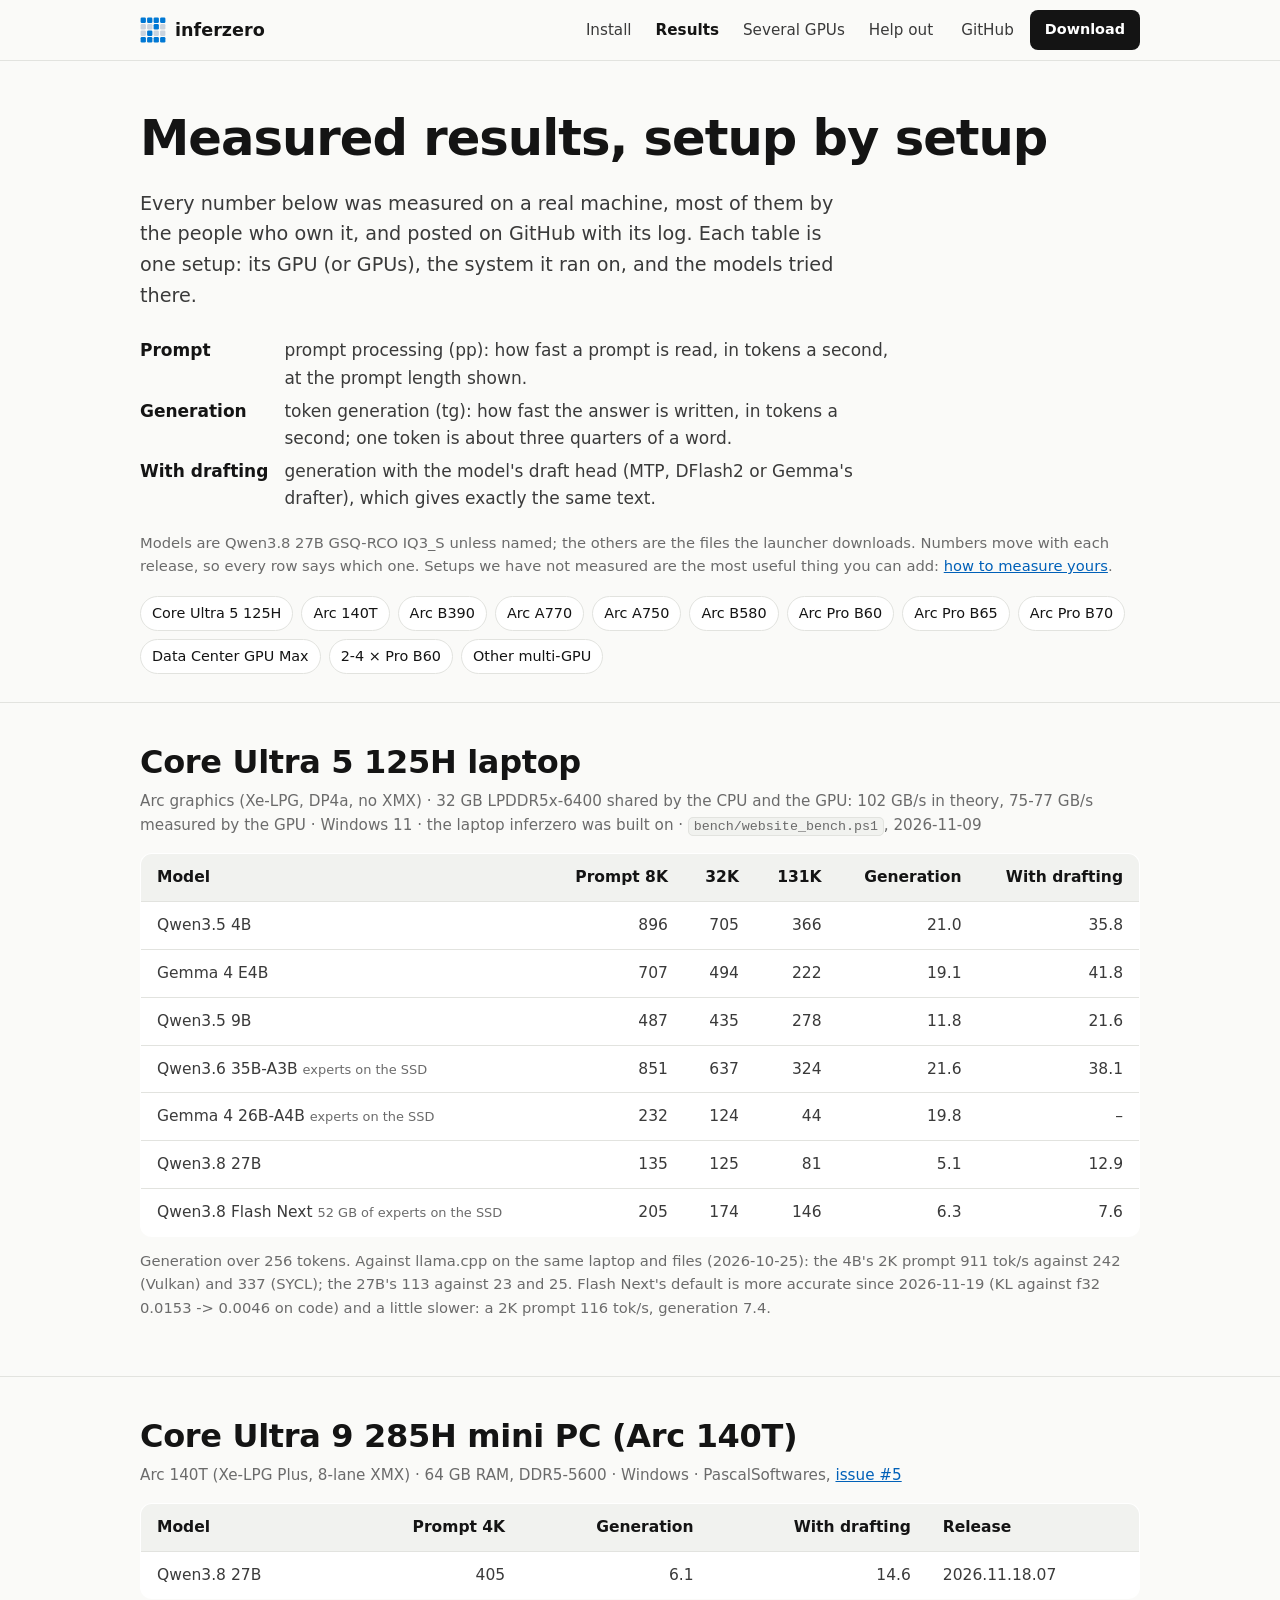
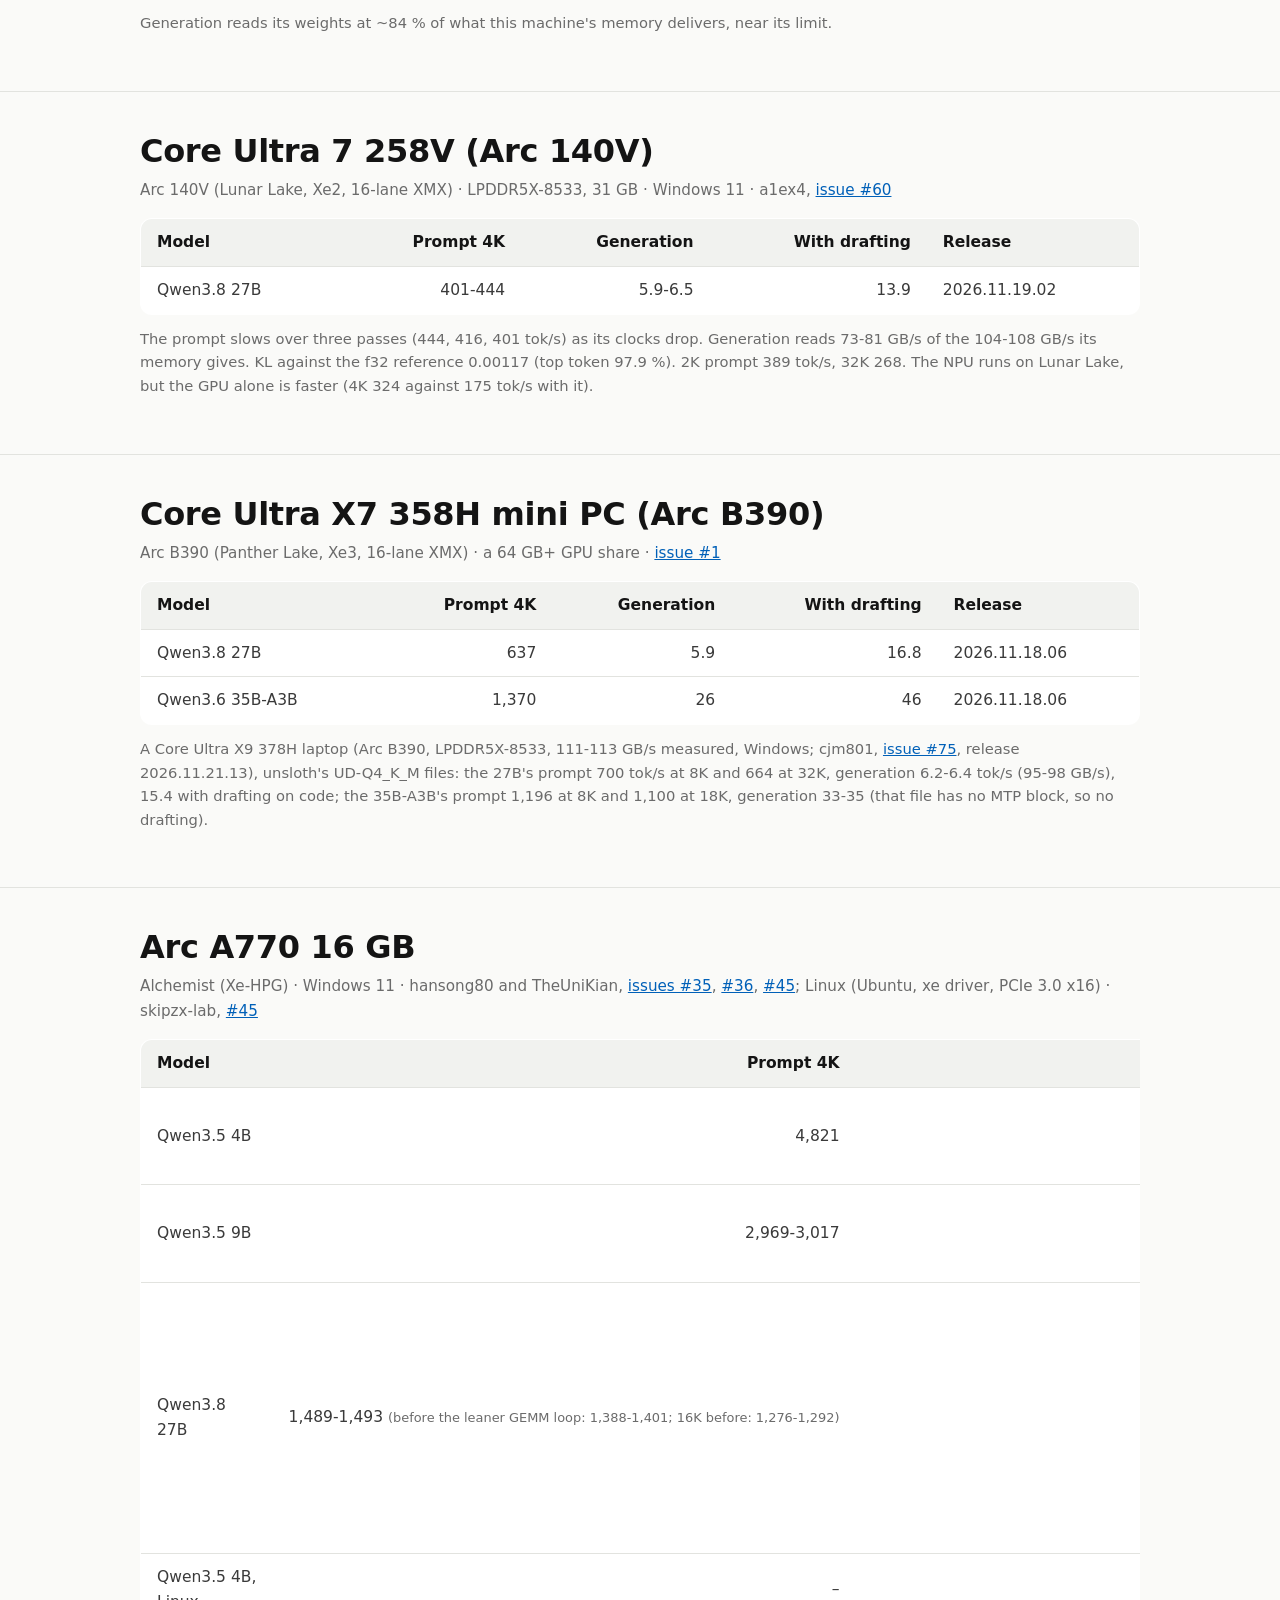
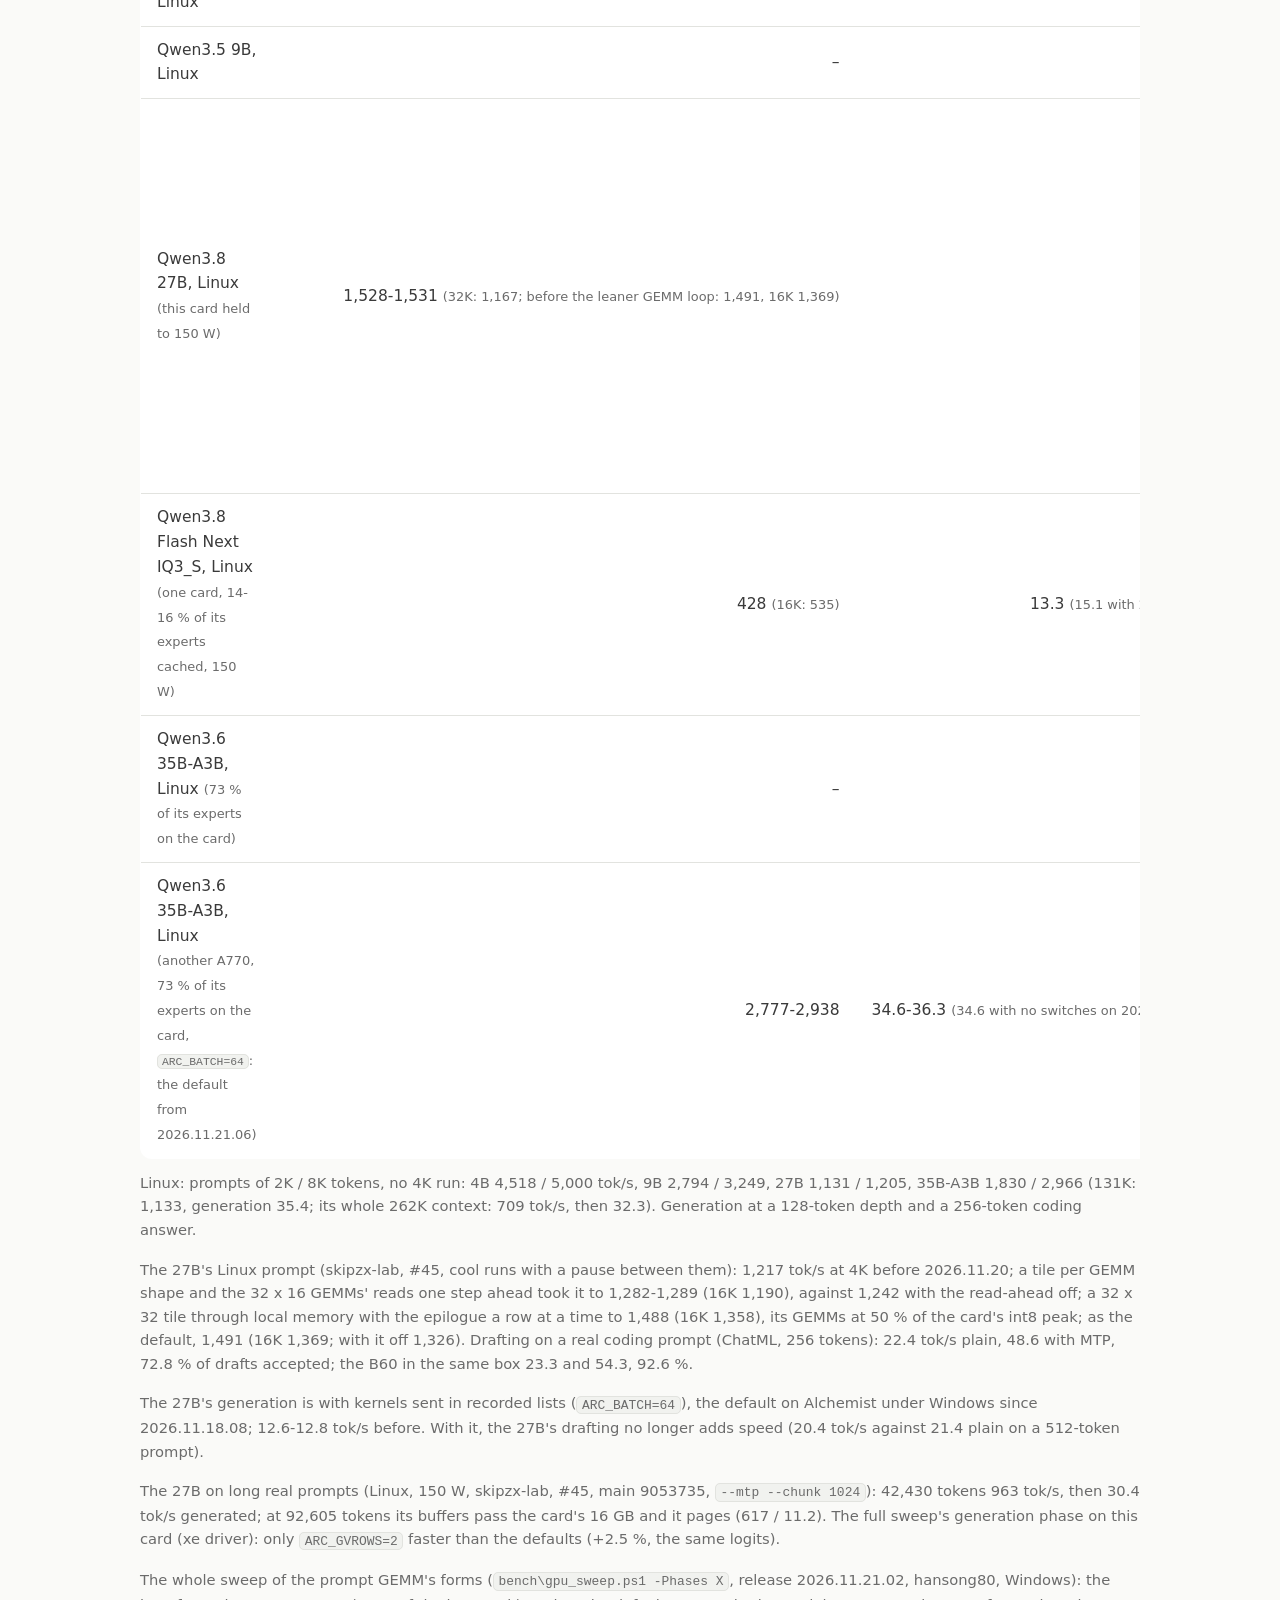
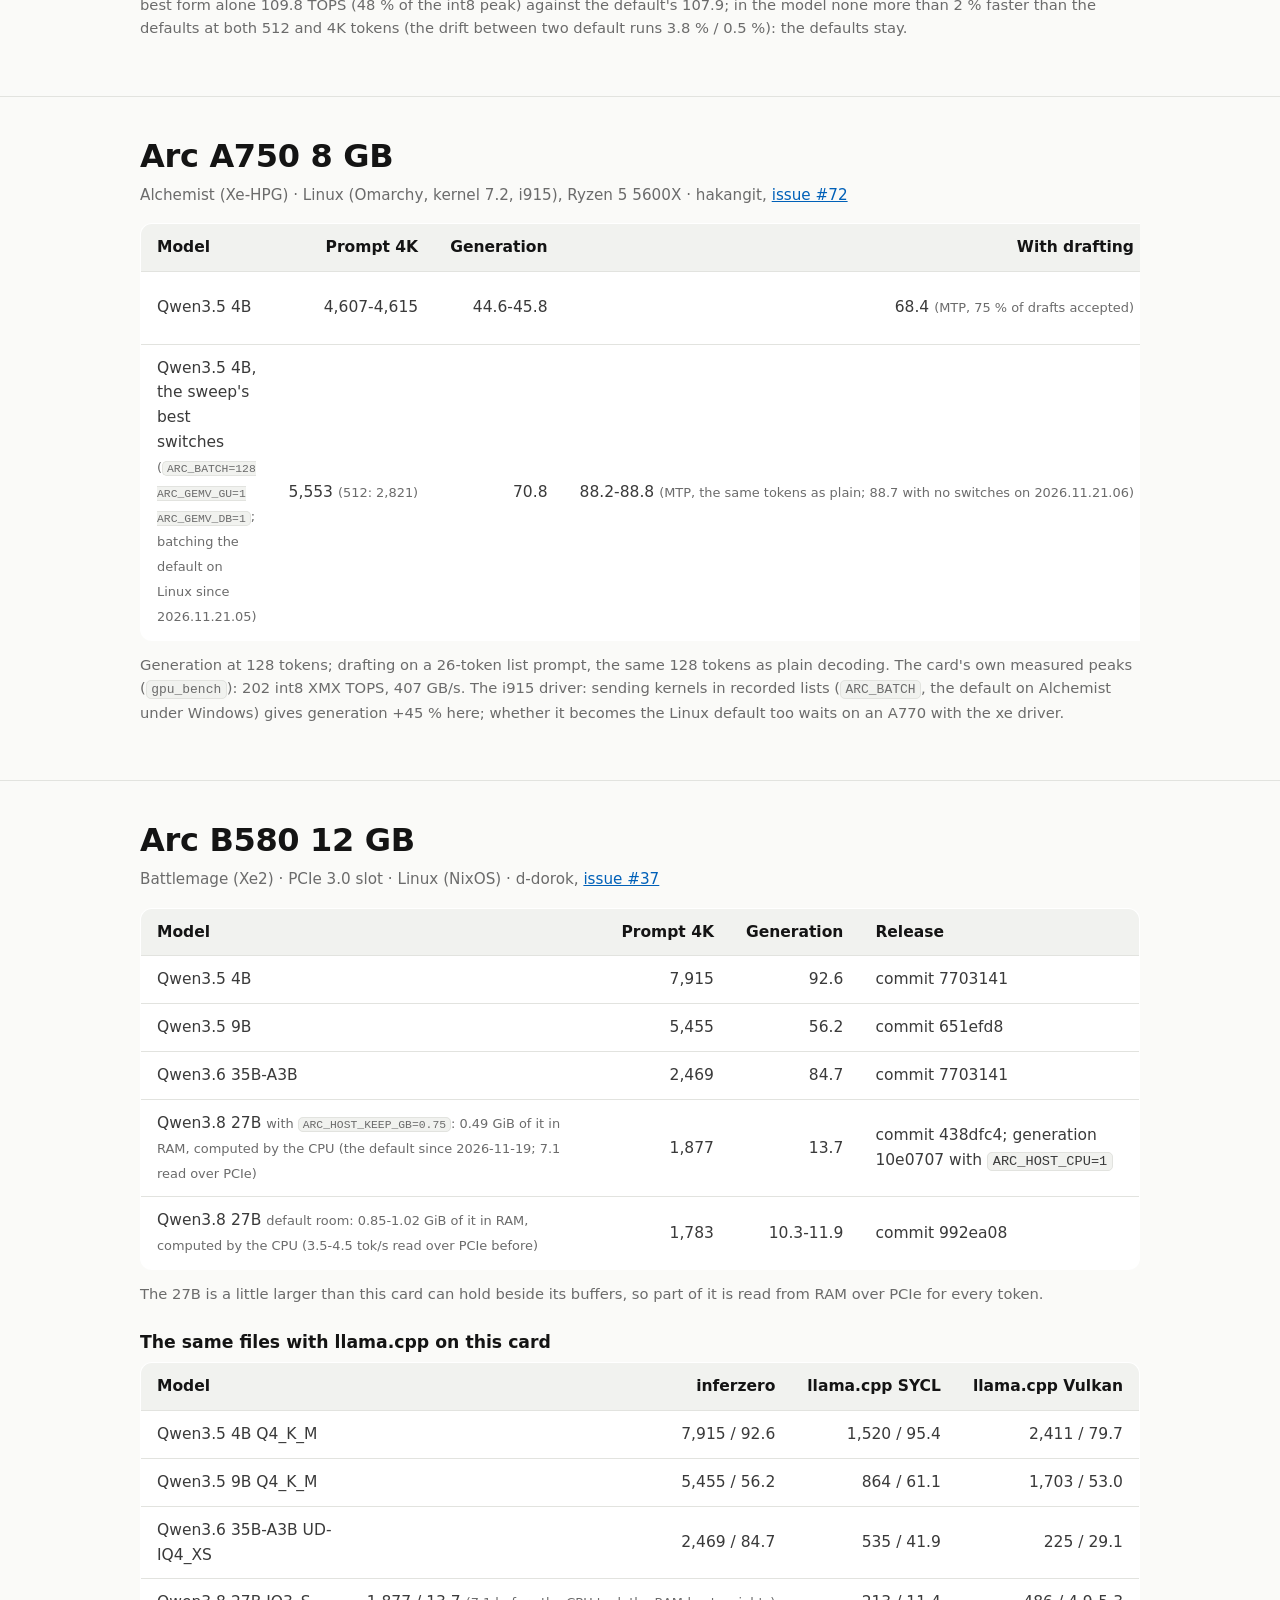
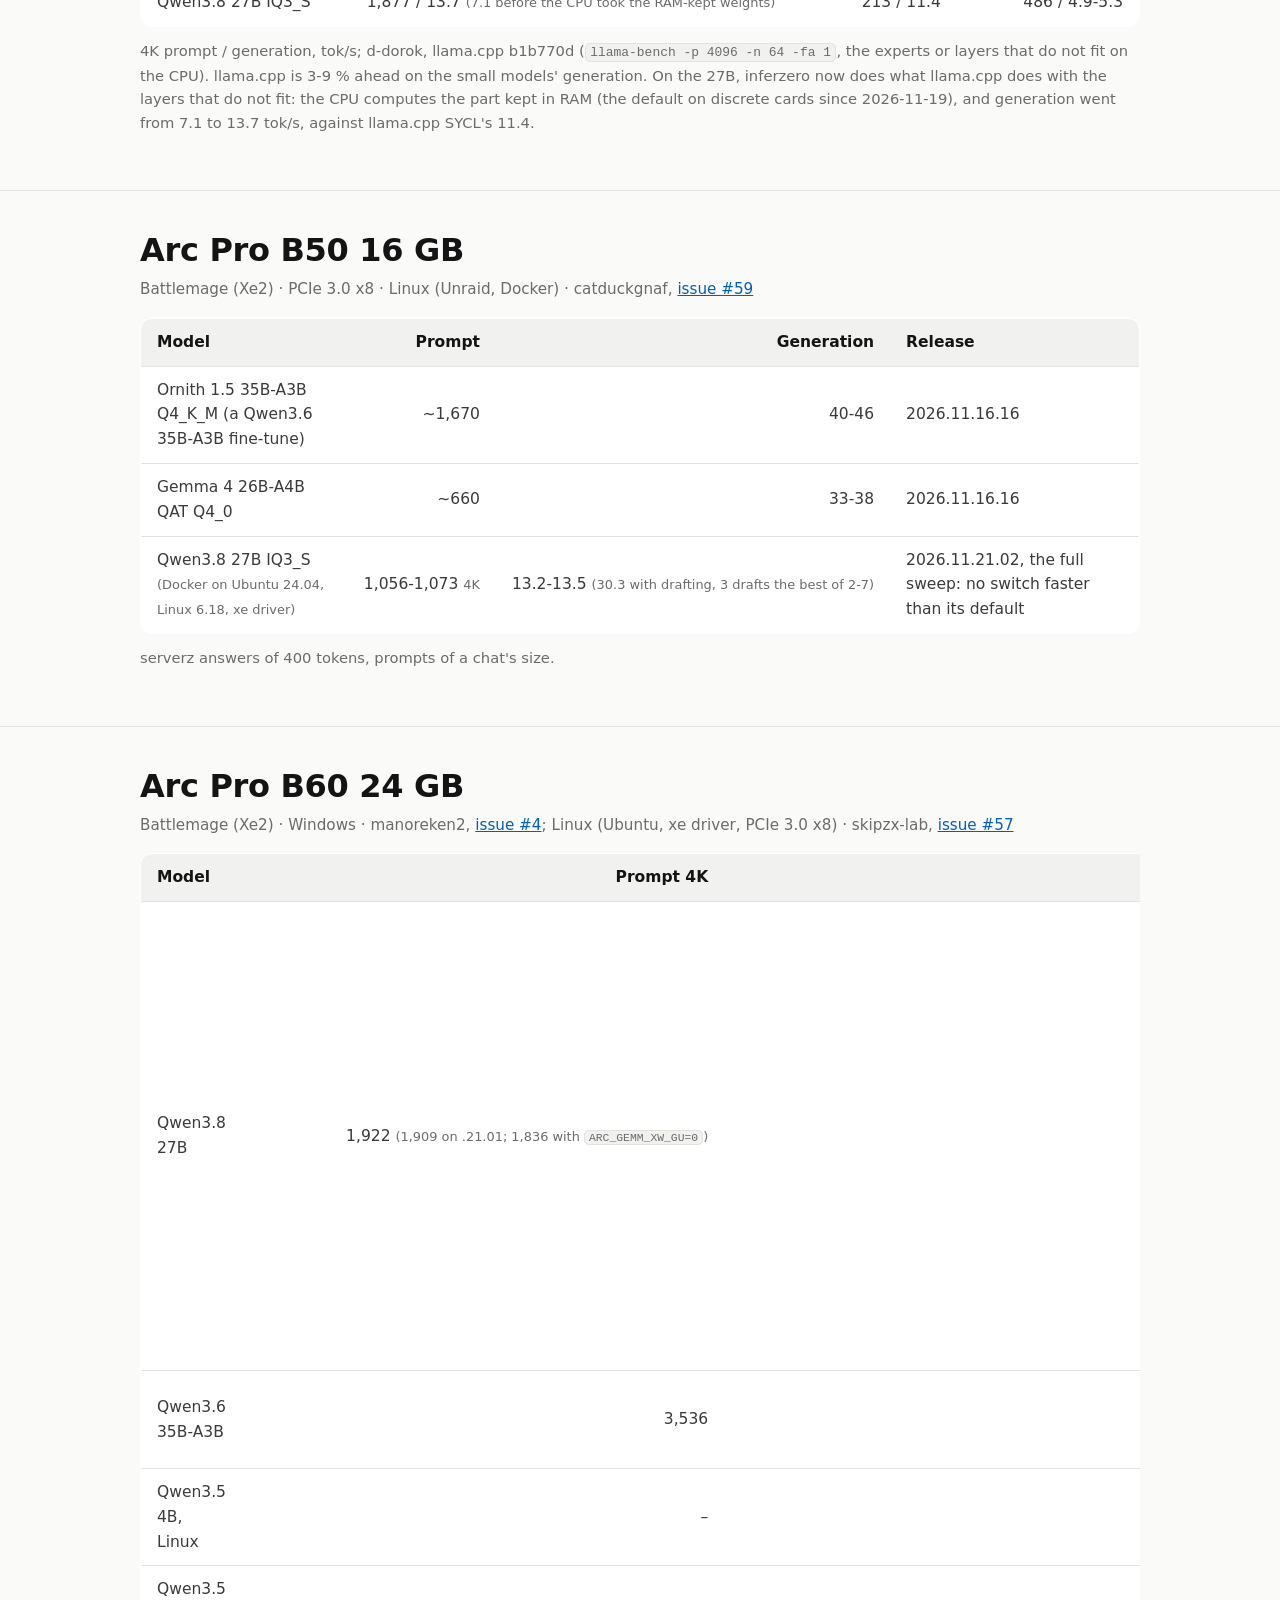
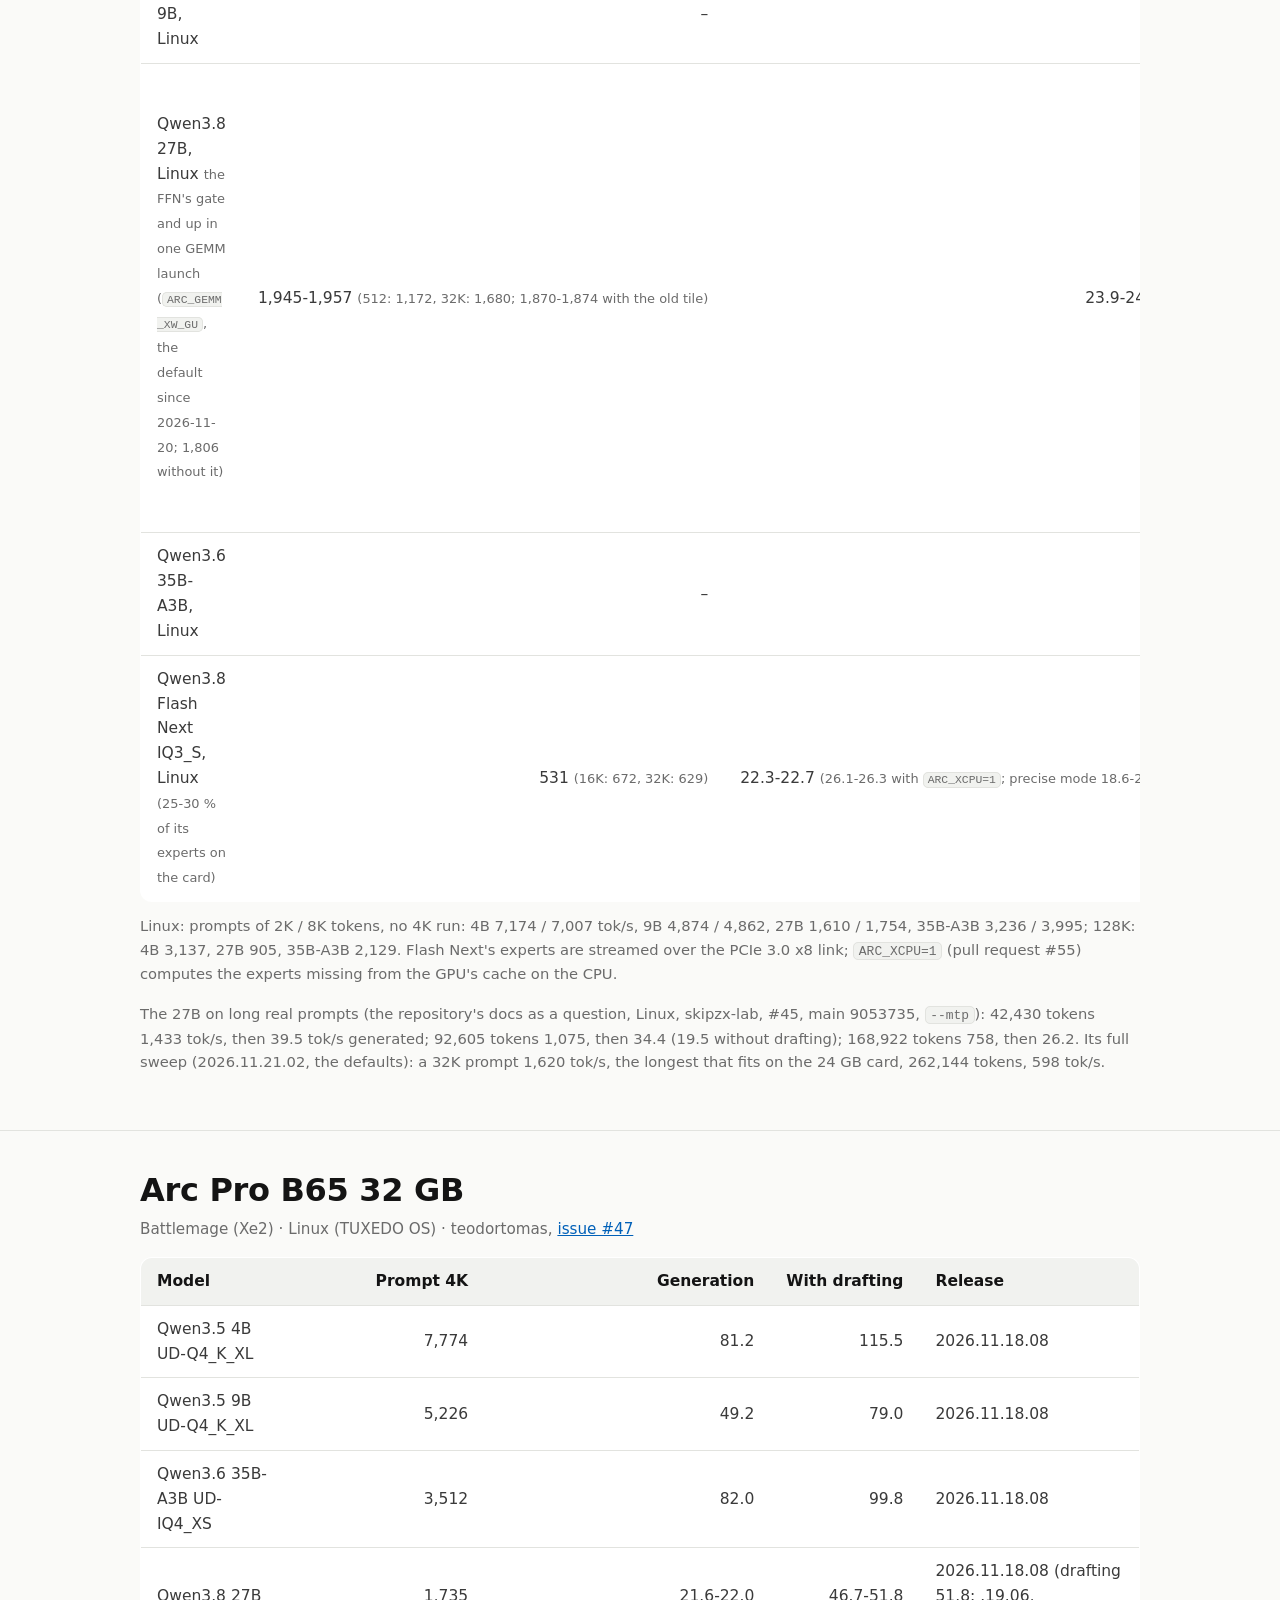
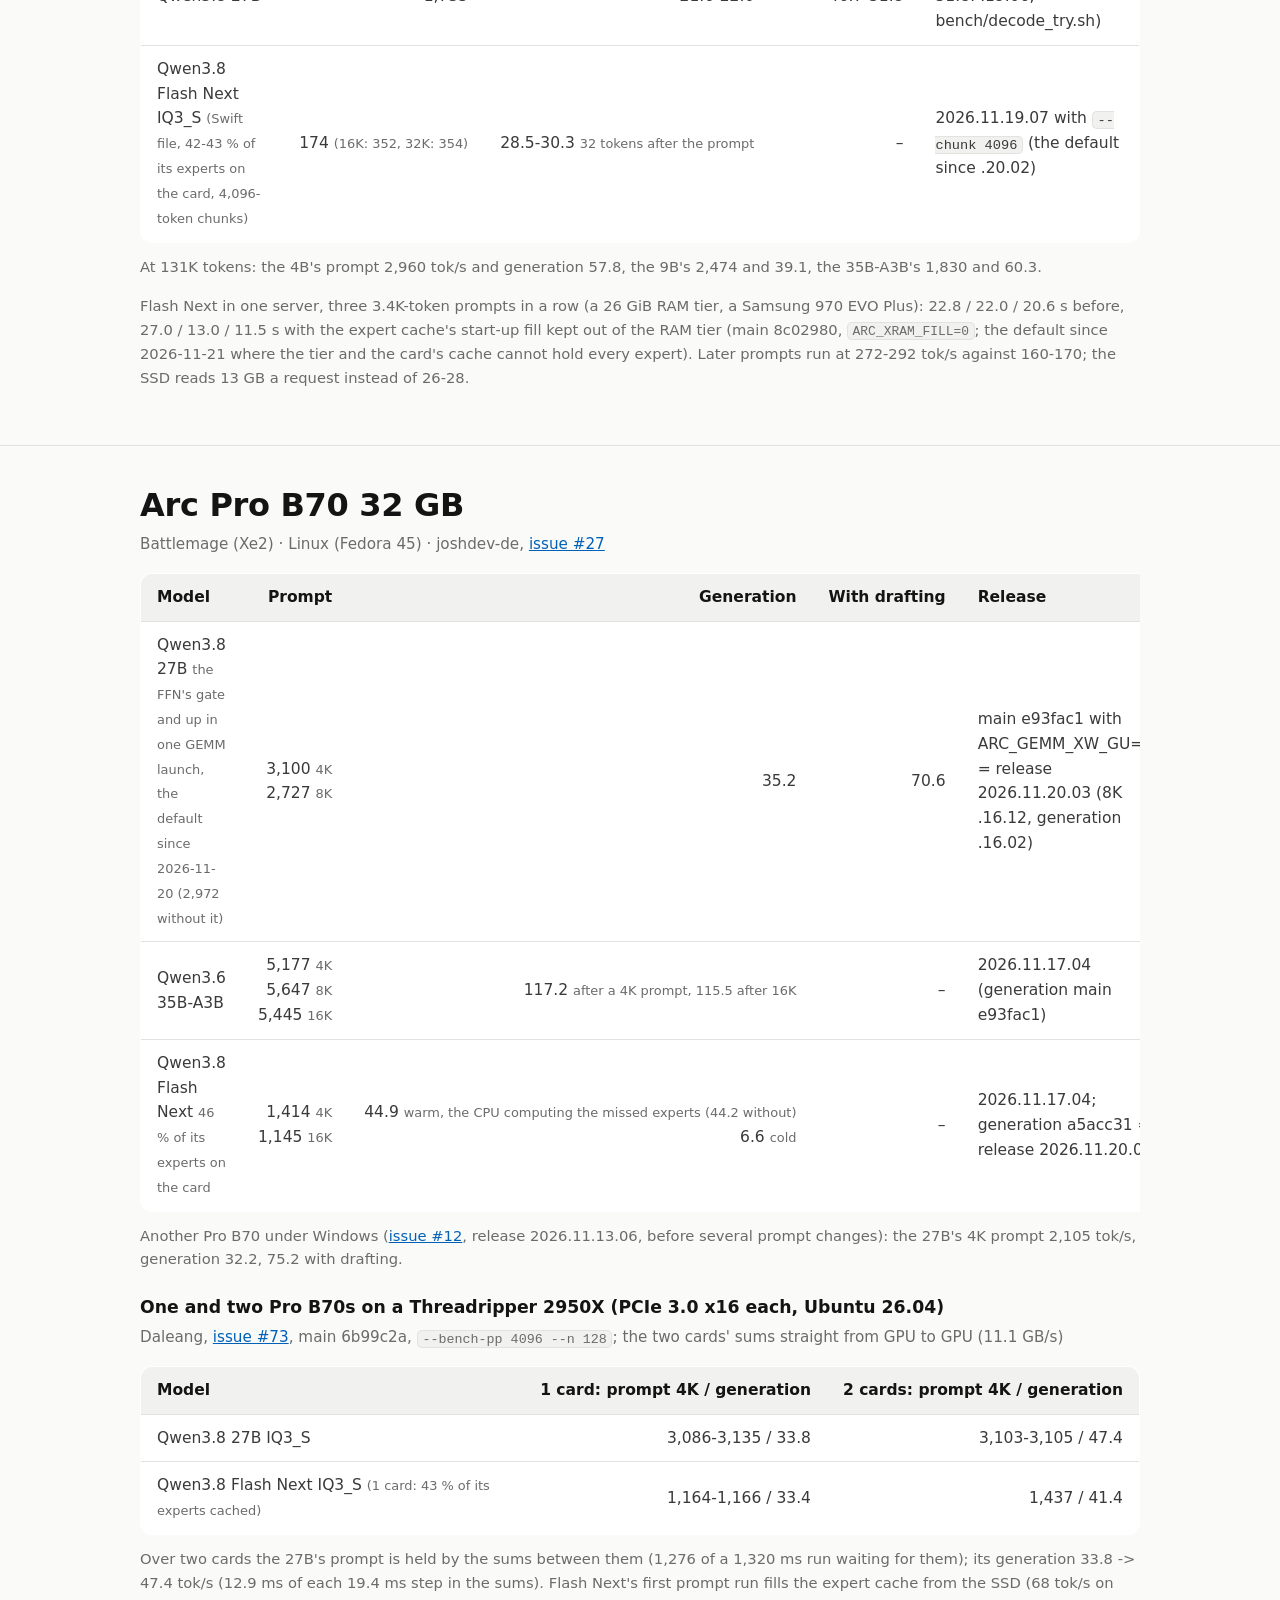
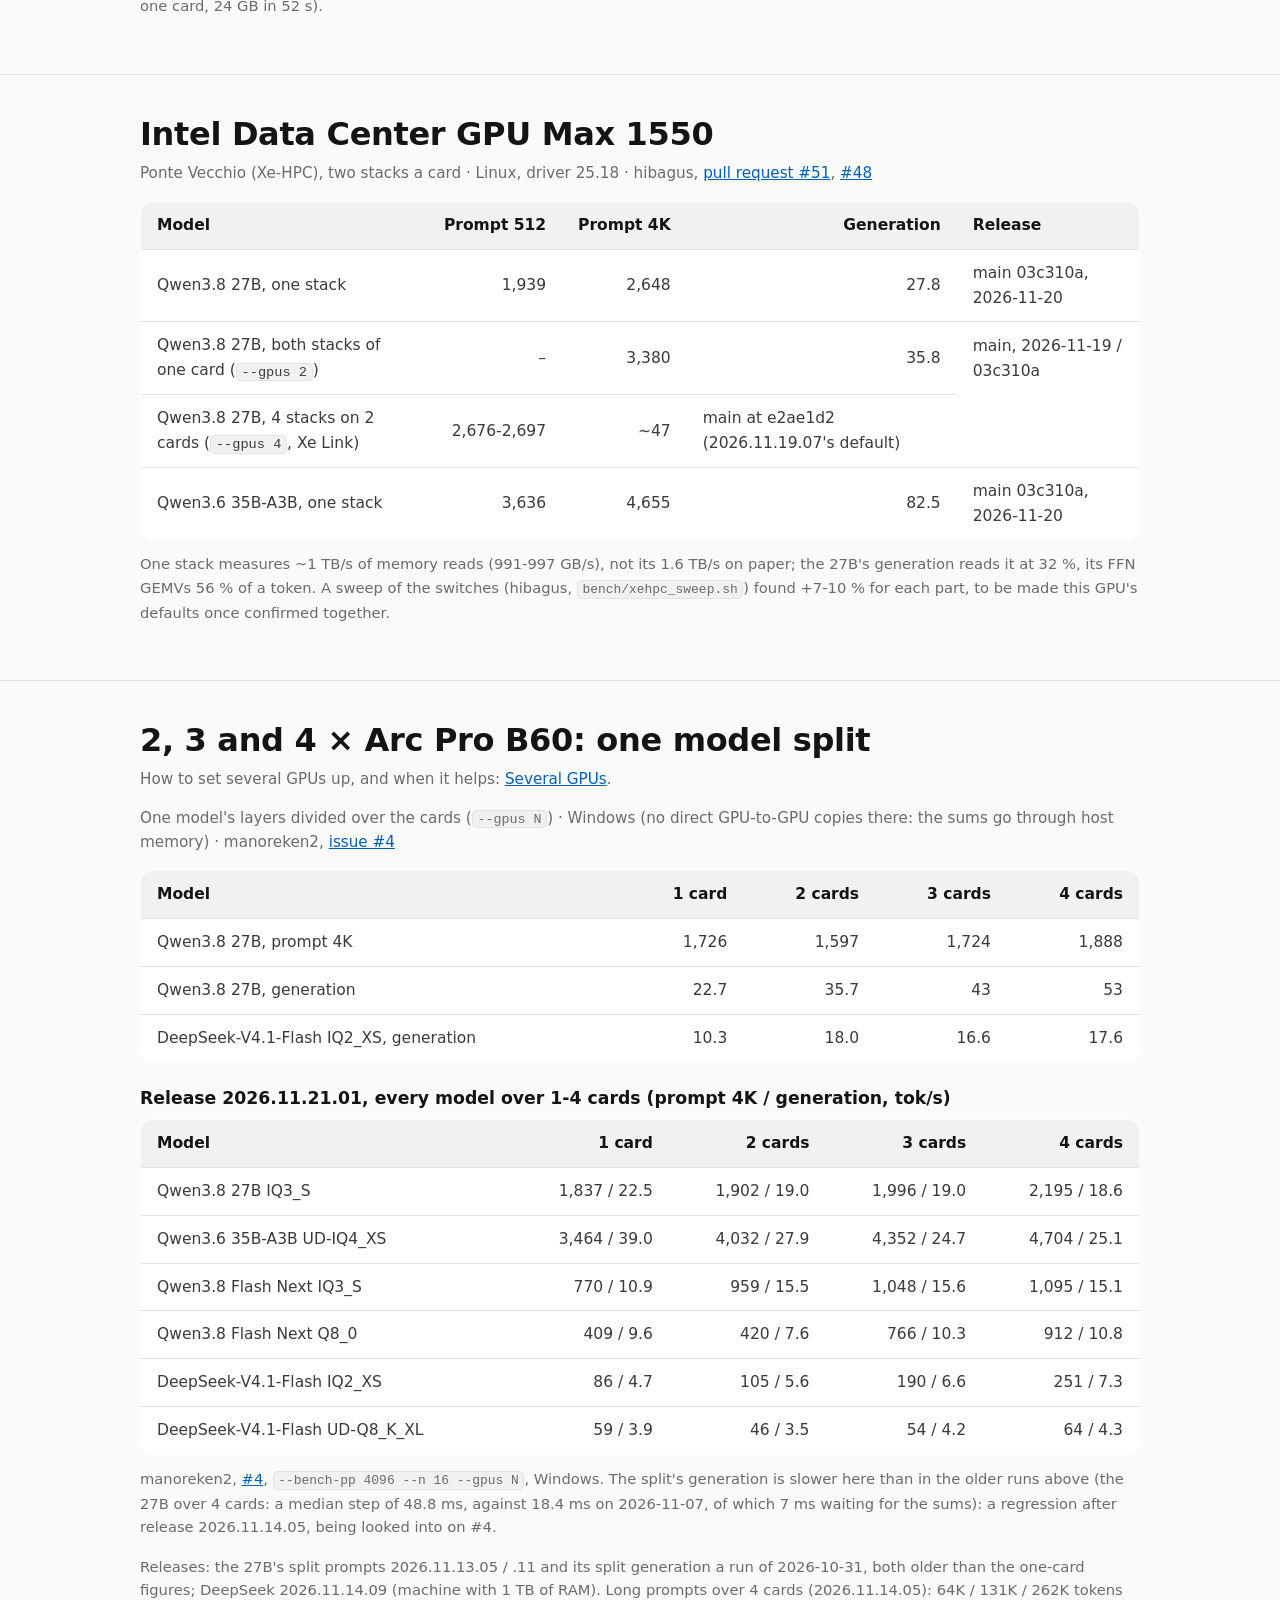
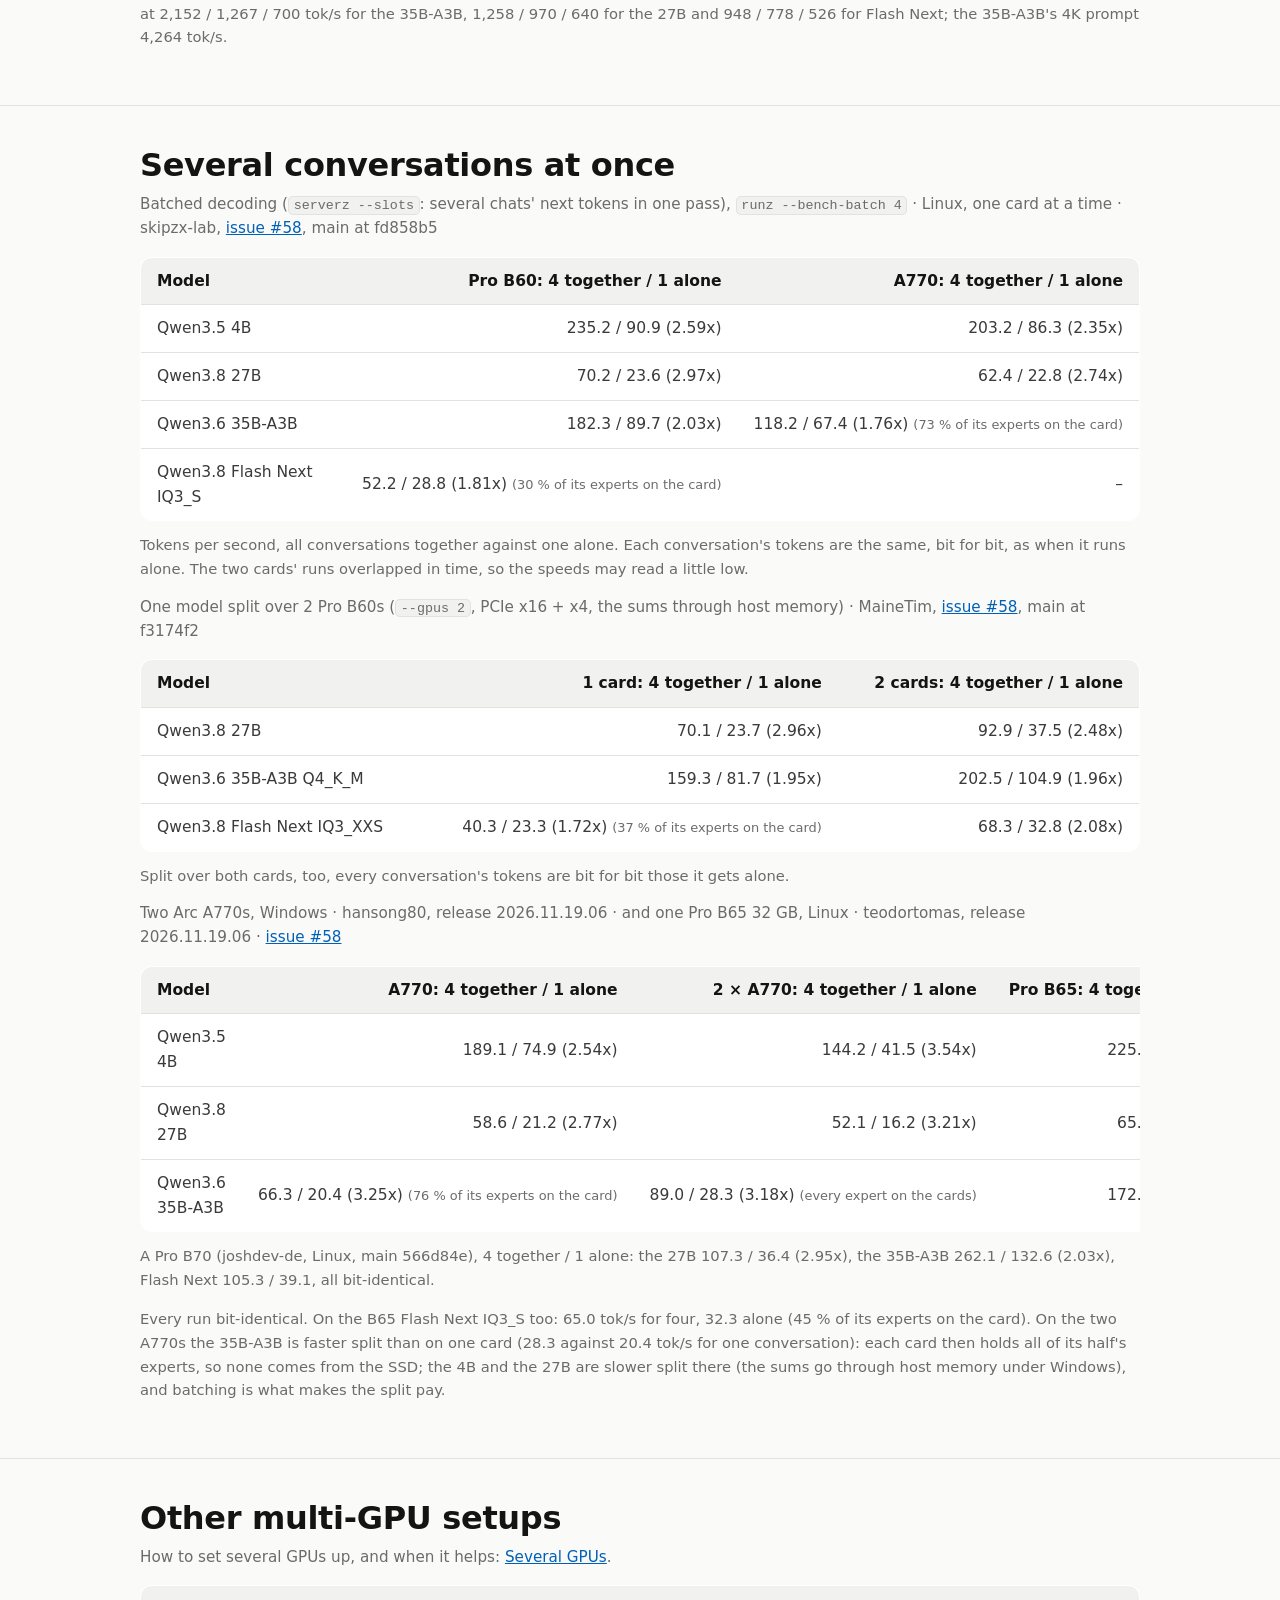
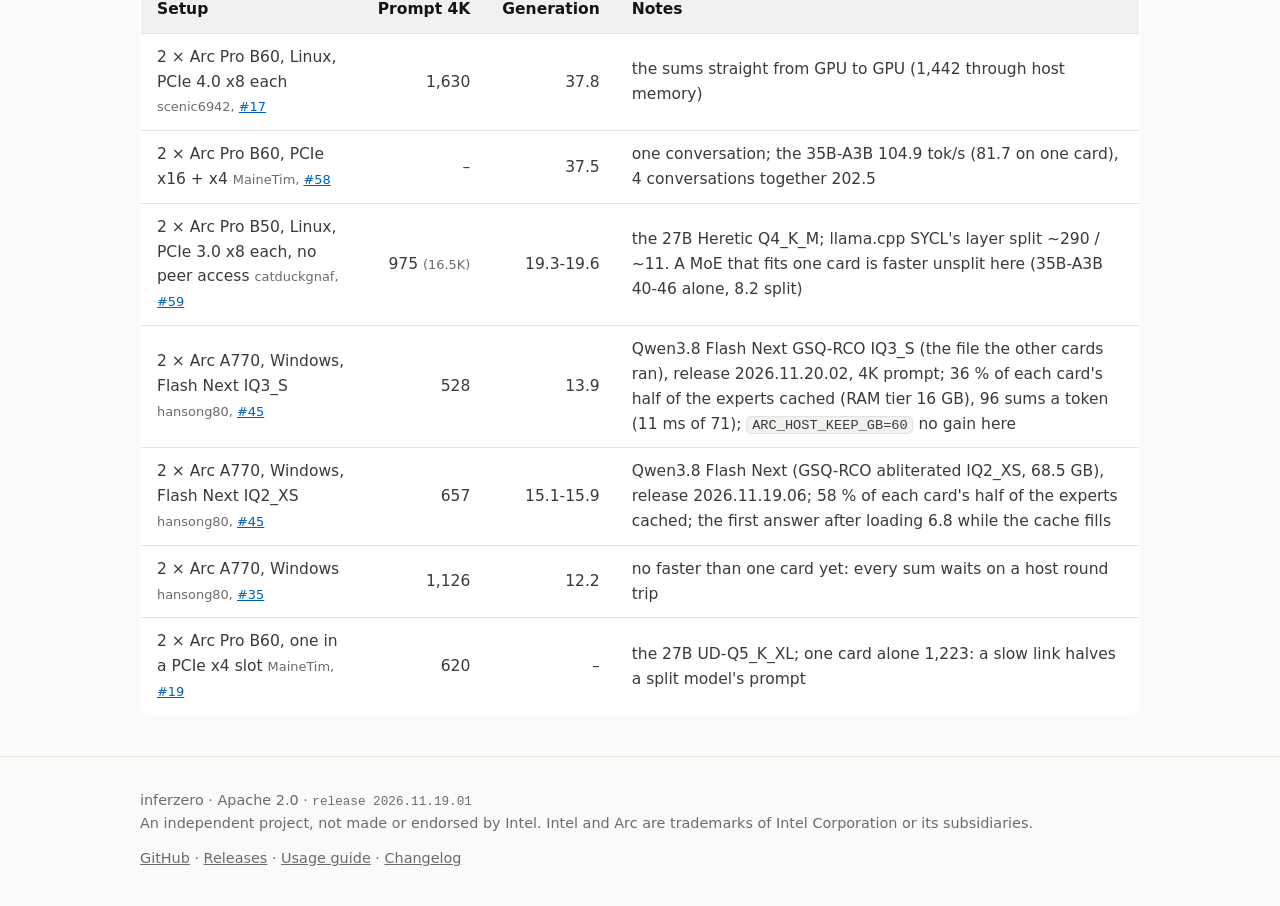
<file: site/results.html>
<!doctype html>
<html lang="en">
<head>
<meta charset="utf-8">
<meta name="viewport" content="width=device-width, initial-scale=1">
<title>inferzero results: prompt and generation speed on every tested setup</title>
<meta name="description" content="Prompt processing and generation speed of inferzero on every setup tested: Core Ultra laptops and mini PCs, Arc A-series and B-series cards, Data Center GPU Max, several GPUs, model by model.">
<meta name="color-scheme" content="light">
<meta property="og:title" content="inferzero: free, open-source AI on your Intel PC">
<meta property="og:description" content="Run Qwen, Gemma 4 and DeepSeek models on Intel Core Ultra graphics and Arc cards. Free, open source, no cloud.">
<meta property="og:type" content="website">
<link rel="icon" href="icon.svg" type="image/svg+xml">
<link rel="stylesheet" href="style.css">
</head>
<body>
<a class="skip" href="#main">Skip to the content</a>

<header>
  <div class="wrap">
    <a class="brand" href="index.html" aria-label="inferzero, home page"><svg class="mark" width="26" height="26" viewBox="0 0 64 64" aria-hidden="true"><rect class="l" x="1.5" y="1.5" width="13" height="13" rx="3"/><rect class="l" x="17.5" y="1.5" width="13" height="13" rx="3"/><rect class="l" x="33.5" y="1.5" width="13" height="13" rx="3"/><rect class="l" x="49.5" y="1.5" width="13" height="13" rx="3"/><rect class="d" x="1.5" y="17.5" width="13" height="13" rx="3"/><rect class="d" x="17.5" y="17.5" width="13" height="13" rx="3"/><rect class="l" x="33.5" y="17.5" width="13" height="13" rx="3"/><rect class="d" x="49.5" y="17.5" width="13" height="13" rx="3"/><rect class="d" x="1.5" y="33.5" width="13" height="13" rx="3"/><rect class="l" x="17.5" y="33.5" width="13" height="13" rx="3"/><rect class="d" x="33.5" y="33.5" width="13" height="13" rx="3"/><rect class="d" x="49.5" y="33.5" width="13" height="13" rx="3"/><rect class="l" x="1.5" y="49.5" width="13" height="13" rx="3"/><rect class="l" x="17.5" y="49.5" width="13" height="13" rx="3"/><rect class="l" x="33.5" y="49.5" width="13" height="13" rx="3"/><rect class="l" x="49.5" y="49.5" width="13" height="13" rx="3"/></svg>inferzero</a>
    <nav aria-label="Main">
      <a href="index.html#start">Install</a>
      <a href="results.html" aria-current="page">Results</a>
      <a href="multi-gpu.html">Several GPUs</a>
      <a href="index.html#open">Help out</a>
    </nav>
    <div class="hdr-right">
      <a class="gh" href="https://github.com/rizagp/inferzero">GitHub</a>
      <a class="btn p sm" href="https://github.com/rizagp/inferzero/releases/latest">Download</a>
    </div>
  </div>
</header>

<main id="main">

<div class="wrap hero small" id="top">
  <h1>Measured results, setup by setup</h1>
  <p class="lead">Every number below was measured on a real machine, most of them by the people who own it, and posted on GitHub with its log. Each table is one setup: its GPU (or GPUs), the system it ran on, and the models tried there.</p>
  <dl class="legend">
    <dt>Prompt</dt><dd>prompt processing (pp): how fast a prompt is read, in tokens a second, at the prompt length shown.</dd>
    <dt>Generation</dt><dd>token generation (tg): how fast the answer is written, in tokens a second; one token is about three quarters of a word.</dd>
    <dt>With drafting</dt><dd>generation with the model's draft head (MTP, DFlash2 or Gemma's drafter), which gives exactly the same text.</dd>
  </dl>
  <p class="after">Models are Qwen3.8 27B GSQ-RCO IQ3_S unless named; the others are the files the launcher downloads. Numbers move with each release, so every row says which one. Setups we have not measured are the most useful thing you can add: <a href="https://github.com/rizagp/inferzero/blob/main/CONTRIBUTING.md">how to measure yours</a>.</p>
  <nav class="jump" aria-label="Setups">
    <a href="#s-125h">Core Ultra 5 125H</a><a href="#s-140t">Arc 140T</a><a href="#s-b390">Arc B390</a><a href="#s-a770">Arc A770</a><a href="#s-a750">Arc A750</a><a href="#s-b580">Arc B580</a><a href="#s-b60">Arc Pro B60</a><a href="#s-b65">Arc Pro B65</a><a href="#s-b70">Arc Pro B70</a><a href="#s-max1550">Data Center GPU Max</a><a href="#s-multi-b60">2-4 × Pro B60</a><a href="#s-multi-other">Other multi-GPU</a>
  </nav>
</div>

<section id="s-125h">
  <div class="wrap">
    <h2>Core Ultra 5 125H laptop</h2>
    <p class="setup">Arc graphics (Xe-LPG, DP4a, no XMX) · 32 GB LPDDR5x-6400 shared by the CPU and the GPU: 102 GB/s in theory, 75-77 GB/s measured by the GPU · Windows 11 · the laptop inferzero was built on · <code>bench/website_bench.ps1</code>, 2026-11-09</p>
    <div class="tbl"><table>
      <thead><tr><th>Model</th><th class="n">Prompt 8K</th><th class="n">32K</th><th class="n">131K</th><th class="n">Generation</th><th class="n">With drafting</th></tr></thead>
      <tbody>
        <tr><td>Qwen3.5 4B</td><td class="n">896</td><td class="n">705</td><td class="n">366</td><td class="n">21.0</td><td class="n">35.8</td></tr>
        <tr><td>Gemma 4 E4B</td><td class="n">707</td><td class="n">494</td><td class="n">222</td><td class="n">19.1</td><td class="n">41.8</td></tr>
        <tr><td>Qwen3.5 9B</td><td class="n">487</td><td class="n">435</td><td class="n">278</td><td class="n">11.8</td><td class="n">21.6</td></tr>
        <tr><td>Qwen3.6 35B-A3B <small>experts on the SSD</small></td><td class="n">851</td><td class="n">637</td><td class="n">324</td><td class="n">21.6</td><td class="n">38.1</td></tr>
        <tr><td>Gemma 4 26B-A4B <small>experts on the SSD</small></td><td class="n">232</td><td class="n">124</td><td class="n">44</td><td class="n">19.8</td><td class="n">–</td></tr>
        <tr><td>Qwen3.8 27B</td><td class="n">135</td><td class="n">125</td><td class="n">81</td><td class="n">5.1</td><td class="n">12.9</td></tr>
        <tr><td>Qwen3.8 Flash Next <small>52 GB of experts on the SSD</small></td><td class="n">205</td><td class="n">174</td><td class="n">146</td><td class="n">6.3</td><td class="n">7.6</td></tr>
      </tbody>
    </table></div>
    <p class="note">Generation over 256 tokens. Against llama.cpp on the same laptop and files (2026-10-25): the 4B's 2K prompt 911 tok/s against 242 (Vulkan) and 337 (SYCL); the 27B's 113 against 23 and 25. Flash Next's default is more accurate since 2026-11-19 (KL against f32 0.0153 -> 0.0046 on code) and a little slower: a 2K prompt 116 tok/s, generation 7.4.</p>
  </div>
</section>

<section id="s-140t">
  <div class="wrap">
    <h2>Core Ultra 9 285H mini PC (Arc 140T)</h2>
    <p class="setup">Arc 140T (Xe-LPG Plus, 8-lane XMX) · 64 GB RAM, DDR5-5600 · Windows · PascalSoftwares, <a href="https://github.com/rizagp/inferzero/issues/5">issue #5</a></p>
    <div class="tbl"><table>
      <thead><tr><th>Model</th><th class="n">Prompt 4K</th><th class="n">Generation</th><th class="n">With drafting</th><th>Release</th></tr></thead>
      <tbody>
        <tr><td>Qwen3.8 27B</td><td class="n">405</td><td class="n">6.1</td><td class="n">14.6</td><td>2026.11.18.07</td></tr>
      </tbody>
    </table></div>
    <p class="note">Generation reads its weights at ~84 % of what this machine's memory delivers, near its limit.</p>
  </div>
</section>

<section id="s-140v">
  <div class="wrap">
    <h2>Core Ultra 7 258V (Arc 140V)</h2>
    <p class="setup">Arc 140V (Lunar Lake, Xe2, 16-lane XMX) · LPDDR5X-8533, 31 GB · Windows 11 · a1ex4, <a href="https://github.com/rizagp/inferzero/issues/60">issue #60</a></p>
    <div class="tbl"><table>
      <thead><tr><th>Model</th><th class="n">Prompt 4K</th><th class="n">Generation</th><th class="n">With drafting</th><th>Release</th></tr></thead>
      <tbody>
        <tr><td>Qwen3.8 27B</td><td class="n">401-444</td><td class="n">5.9-6.5</td><td class="n">13.9</td><td>2026.11.19.02</td></tr>
      </tbody>
    </table></div>
    <p class="note">The prompt slows over three passes (444, 416, 401 tok/s) as its clocks drop. Generation reads 73-81 GB/s of the 104-108 GB/s its memory gives. KL against the f32 reference 0.00117 (top token 97.9 %). 2K prompt 389 tok/s, 32K 268. The NPU runs on Lunar Lake, but the GPU alone is faster (4K 324 against 175 tok/s with it).</p>
  </div>
</section>

<section id="s-b390">
  <div class="wrap">
    <h2>Core Ultra X7 358H mini PC (Arc B390)</h2>
    <p class="setup">Arc B390 (Panther Lake, Xe3, 16-lane XMX) · a 64 GB+ GPU share · <a href="https://github.com/rizagp/inferzero/issues/1">issue #1</a></p>
    <div class="tbl"><table>
      <thead><tr><th>Model</th><th class="n">Prompt 4K</th><th class="n">Generation</th><th class="n">With drafting</th><th>Release</th></tr></thead>
      <tbody>
        <tr><td>Qwen3.8 27B</td><td class="n">637</td><td class="n">5.9</td><td class="n">16.8</td><td>2026.11.18.06</td></tr>
        <tr><td>Qwen3.6 35B-A3B</td><td class="n">1,370</td><td class="n">26</td><td class="n">46</td><td>2026.11.18.06</td></tr>
      </tbody>
    </table></div>
    <p class="note">A Core Ultra X9 378H laptop (Arc B390, LPDDR5X-8533, 111-113 GB/s measured, Windows; cjm801, <a href="https://github.com/rizagp/inferzero/issues/75">issue #75</a>, release 2026.11.21.13), unsloth's UD-Q4_K_M files: the 27B's prompt 700 tok/s at 8K and 664 at 32K, generation 6.2-6.4 tok/s (95-98 GB/s), 15.4 with drafting on code; the 35B-A3B's prompt 1,196 at 8K and 1,100 at 18K, generation 33-35 (that file has no MTP block, so no drafting).</p>
  </div>
</section>

<section id="s-a770">
  <div class="wrap">
    <h2>Arc A770 16 GB</h2>
    <p class="setup">Alchemist (Xe-HPG) · Windows 11 · hansong80 and TheUniKian, <a href="https://github.com/rizagp/inferzero/issues/35">issues #35</a>, <a href="https://github.com/rizagp/inferzero/issues/36">#36</a>, <a href="https://github.com/rizagp/inferzero/issues/45">#45</a>; Linux (Ubuntu, xe driver, PCIe 3.0 x16) · skipzx-lab, <a href="https://github.com/rizagp/inferzero/issues/45">#45</a></p>
    <div class="tbl"><table>
      <thead><tr><th>Model</th><th class="n">Prompt 4K</th><th class="n">Generation</th><th class="n">With drafting</th><th>Release</th></tr></thead>
      <tbody>
        <tr><td>Qwen3.5 4B</td><td class="n">4,821</td><td class="n">37.6-38.3</td><td class="n">63.9</td><td>2026.11.18.02 (generation .18.07)</td></tr>
        <tr><td>Qwen3.5 9B</td><td class="n">2,969-3,017</td><td class="n">29.7-30.4</td><td class="n">51.5</td><td>2026.11.17.08 (generation .18.07)</td></tr>
        <tr><td>Qwen3.8 27B</td><td class="n">1,489-1,493 <small>(before the leaner GEMM loop: 1,388-1,401; 16K before: 1,276-1,292)</small></td><td class="n">21.6-22.7</td><td class="n">37.8-38.4 <small>(4 drafts, a coding question)</small></td><td>prompt 2026.11.21.10, its defaults (hansong80, a 225 W card, #45); drafting .21.09-.21.10; generation 2026.11.17.08 / .18.08</td></tr>
        <tr><td>Qwen3.5 4B, Linux</td><td class="n">–</td><td class="n">80.7-82.1</td><td class="n">105.7</td><td>2026.11.18.08</td></tr>
        <tr><td>Qwen3.5 9B, Linux</td><td class="n">–</td><td class="n">51.2-51.6</td><td class="n">84.4</td><td>2026.11.18.08</td></tr>
        <tr><td>Qwen3.8 27B, Linux <small>(this card held to 150 W)</small></td><td class="n">1,528-1,531 <small>(32K: 1,167; before the leaner GEMM loop: 1,491, 16K 1,369)</small></td><td class="n">22.4-22.9</td><td class="n">48.6</td><td>prompt 2026.11.21.07 with <code>ARC_GEMM_XW_PTR=1</code>, the default since 2026.11.21.10 (skipzx-lab, #45); main d252b86 before (prompt and drafting, 2026-11-21); generation 2026.11.18.08</td></tr>
        <tr><td>Qwen3.8 Flash Next IQ3_S, Linux <small>(one card, 14-16 % of its experts cached, 150 W)</small></td><td class="n">428 <small>(16K: 535)</small></td><td class="n">13.3 <small>(15.1 with 2,048-token prompt chunks)</small></td><td class="n">–</td><td>main 566d84e (after a 16K prompt)</td></tr>
        <tr><td>Qwen3.6 35B-A3B, Linux <small>(73 % of its experts on the card)</small></td><td class="n">–</td><td class="n">52.4-70.0</td><td class="n">97.6</td><td>main at fd858b5 (the #56 fix)</td></tr>
        <tr><td>Qwen3.6 35B-A3B, Linux <small>(another A770, 73 % of its experts on the card, <code>ARC_BATCH=64</code>: the default from 2026.11.21.06)</small></td><td class="n">2,777-2,938</td><td class="n">34.6-36.3 <small>(34.6 with no switches on 2026.11.21.12; 5.5 unbatched)</small></td><td class="n">9.1-9.3 <small>(unbatched; 6 drafts the best)</small></td><td>2026.11.21.02's full sweep, the same logits (casteng, #71)</td></tr>
      </tbody>
    </table></div>
    <p class="note">Linux: prompts of 2K / 8K tokens, no 4K run: 4B 4,518 / 5,000 tok/s, 9B 2,794 / 3,249, 27B 1,131 / 1,205, 35B-A3B 1,830 / 2,966 (131K: 1,133, generation 35.4; its whole 262K context: 709 tok/s, then 32.3). Generation at a 128-token depth and a 256-token coding answer.</p>
    <p class="note">The 27B's Linux prompt (skipzx-lab, #45, cool runs with a pause between them): 1,217 tok/s at 4K before 2026.11.20; a tile per GEMM shape and the 32 x 16 GEMMs' reads one step ahead took it to 1,282-1,289 (16K 1,190), against 1,242 with the read-ahead off; a 32 x 32 tile through local memory with the epilogue a row at a time to 1,488 (16K 1,358), its GEMMs at 50 % of the card's int8 peak; as the default, 1,491 (16K 1,369; with it off 1,326). Drafting on a real coding prompt (ChatML, 256 tokens): 22.4 tok/s plain, 48.6 with MTP, 72.8 % of drafts accepted; the B60 in the same box 23.3 and 54.3, 92.6 %.</p>
    <p class="note">The 27B's generation is with kernels sent in recorded lists (<code>ARC_BATCH=64</code>), the default on Alchemist under Windows since 2026.11.18.08; 12.6-12.8 tok/s before. With it, the 27B's drafting no longer adds speed (20.4 tok/s against 21.4 plain on a 512-token prompt).</p>
    <p class="note">The 27B on long real prompts (Linux, 150 W, skipzx-lab, #45, main 9053735, <code>--mtp --chunk 1024</code>): 42,430 tokens 963 tok/s, then 30.4 tok/s generated; at 92,605 tokens its buffers pass the card's 16 GB and it pages (617 / 11.2). The full sweep's generation phase on this card (xe driver): only <code>ARC_GVROWS=2</code> faster than the defaults (+2.5 %, the same logits).</p>
    <p class="note">The whole sweep of the prompt GEMM's forms (<code>bench\gpu_sweep.ps1 -Phases X</code>, release 2026.11.21.02, hansong80, Windows): the best form alone 109.8 TOPS (48 % of the int8 peak) against the default's 107.9; in the model none more than 2 % faster than the defaults at both 512 and 4K tokens (the drift between two default runs 3.8 % / 0.5 %): the defaults stay.</p>
  </div>
</section>

<section id="s-a750">
  <div class="wrap">
    <h2>Arc A750 8 GB</h2>
    <p class="setup">Alchemist (Xe-HPG) · Linux (Omarchy, kernel 7.2, i915), Ryzen 5 5600X · hakangit, <a href="https://github.com/rizagp/inferzero/issues/72">issue #72</a></p>
    <div class="tbl"><table>
      <thead><tr><th>Model</th><th class="n">Prompt 4K</th><th class="n">Generation</th><th class="n">With drafting</th><th>Release</th></tr></thead>
      <tbody>
        <tr><td>Qwen3.5 4B</td><td class="n">4,607-4,615</td><td class="n">44.6-45.8</td><td class="n">68.4 <small>(MTP, 75 % of drafts accepted)</small></td><td>2026.11.21.01, its defaults</td></tr>
        <tr><td>Qwen3.5 4B, the sweep's best switches <small>(<code>ARC_BATCH=128 ARC_GEMV_GU=1 ARC_GEMV_DB=1</code>; batching the default on Linux since 2026.11.21.05)</small></td><td class="n">5,553 <small>(512: 2,821)</small></td><td class="n">70.8</td><td class="n">88.2-88.8 <small>(MTP, the same tokens as plain; 88.7 with no switches on 2026.11.21.06)</small></td><td>2026.11.21.02, the same logits as the defaults (46.0 / 5,353 / 2,465 there); the defaults' drafting 2026.11.21.06 (hakangit, #72)</td></tr>
      </tbody>
    </table></div>
    <p class="note">Generation at 128 tokens; drafting on a 26-token list prompt, the same 128 tokens as plain decoding. The card's own measured peaks (<code>gpu_bench</code>): 202 int8 XMX TOPS, 407 GB/s. The i915 driver: sending kernels in recorded lists (<code>ARC_BATCH</code>, the default on Alchemist under Windows) gives generation +45 % here; whether it becomes the Linux default too waits on an A770 with the xe driver.</p>
  </div>
</section>

<section id="s-b580">
  <div class="wrap">
    <h2>Arc B580 12 GB</h2>
    <p class="setup">Battlemage (Xe2) · PCIe 3.0 slot · Linux (NixOS) · d-dorok, <a href="https://github.com/rizagp/inferzero/issues/37">issue #37</a></p>
    <div class="tbl"><table>
      <thead><tr><th>Model</th><th class="n">Prompt 4K</th><th class="n">Generation</th><th>Release</th></tr></thead>
      <tbody>
        <tr><td>Qwen3.5 4B</td><td class="n">7,915</td><td class="n">92.6</td><td>commit 7703141</td></tr>
        <tr><td>Qwen3.5 9B</td><td class="n">5,455</td><td class="n">56.2</td><td>commit 651efd8</td></tr>
        <tr><td>Qwen3.6 35B-A3B</td><td class="n">2,469</td><td class="n">84.7</td><td>commit 7703141</td></tr>
        <tr><td>Qwen3.8 27B <small>with <code>ARC_HOST_KEEP_GB=0.75</code>: 0.49 GiB of it in RAM, computed by the CPU (the default since 2026-11-19; 7.1 read over PCIe)</small></td><td class="n">1,877</td><td class="n">13.7</td><td>commit 438dfc4; generation 10e0707 with <code>ARC_HOST_CPU=1</code></td></tr>
        <tr><td>Qwen3.8 27B <small>default room: 0.85-1.02 GiB of it in RAM, computed by the CPU (3.5-4.5 tok/s read over PCIe before)</small></td><td class="n">1,783</td><td class="n">10.3-11.9</td><td>commit 992ea08</td></tr>
      </tbody>
    </table></div>
    <p class="note">The 27B is a little larger than this card can hold beside its buffers, so part of it is read from RAM over PCIe for every token.</p>
    <h3 class="sub">The same files with llama.cpp on this card</h3>
    <div class="tbl"><table>
      <thead><tr><th>Model</th><th class="n">inferzero</th><th class="n">llama.cpp SYCL</th><th class="n">llama.cpp Vulkan</th></tr></thead>
      <tbody>
        <tr><td>Qwen3.5 4B Q4_K_M</td><td class="n">7,915 / 92.6</td><td class="n">1,520 / 95.4</td><td class="n">2,411 / 79.7</td></tr>
        <tr><td>Qwen3.5 9B Q4_K_M</td><td class="n">5,455 / 56.2</td><td class="n">864 / 61.1</td><td class="n">1,703 / 53.0</td></tr>
        <tr><td>Qwen3.6 35B-A3B UD-IQ4_XS</td><td class="n">2,469 / 84.7</td><td class="n">535 / 41.9</td><td class="n">225 / 29.1</td></tr>
        <tr><td>Qwen3.8 27B IQ3_S</td><td class="n">1,877 / 13.7 <small>(7.1 before the CPU took the RAM-kept weights)</small></td><td class="n">213 / 11.4</td><td class="n">486 / 4.9-5.3</td></tr>
      </tbody>
    </table></div>
    <p class="note">4K prompt / generation, tok/s; d-dorok, llama.cpp b1b770d (<code>llama-bench -p 4096 -n 64 -fa 1</code>, the experts or layers that do not fit on the CPU). llama.cpp is 3-9 % ahead on the small models' generation. On the 27B, inferzero now does what llama.cpp does with the layers that do not fit: the CPU computes the part kept in RAM (the default on discrete cards since 2026-11-19), and generation went from 7.1 to 13.7 tok/s, against llama.cpp SYCL's 11.4.</p>
  </div>
</section>

<section id="s-b50">
  <div class="wrap">
    <h2>Arc Pro B50 16 GB</h2>
    <p class="setup">Battlemage (Xe2) · PCIe 3.0 x8 · Linux (Unraid, Docker) · catduckgnaf, <a href="https://github.com/rizagp/inferzero/issues/59">issue #59</a></p>
    <div class="tbl"><table>
      <thead><tr><th>Model</th><th class="n">Prompt</th><th class="n">Generation</th><th>Release</th></tr></thead>
      <tbody>
        <tr><td>Ornith 1.5 35B-A3B Q4_K_M (a Qwen3.6 35B-A3B fine-tune)</td><td class="n">~1,670</td><td class="n">40-46</td><td>2026.11.16.16</td></tr>
        <tr><td>Gemma 4 26B-A4B QAT Q4_0</td><td class="n">~660</td><td class="n">33-38</td><td>2026.11.16.16</td></tr>
        <tr><td>Qwen3.8 27B IQ3_S <small>(Docker on Ubuntu 24.04, Linux 6.18, xe driver)</small></td><td class="n">1,056-1,073 <small>4K</small></td><td class="n">13.2-13.5 <small>(30.3 with drafting, 3 drafts the best of 2-7)</small></td><td>2026.11.21.02, the full sweep: no switch faster than its default</td></tr>
      </tbody>
    </table></div>
    <p class="note">serverz answers of 400 tokens, prompts of a chat's size.</p>
  </div>
</section>

<section id="s-b60">
  <div class="wrap">
    <h2>Arc Pro B60 24 GB</h2>
    <p class="setup">Battlemage (Xe2) · Windows · manoreken2, <a href="https://github.com/rizagp/inferzero/issues/4">issue #4</a>; Linux (Ubuntu, xe driver, PCIe 3.0 x8) · skipzx-lab, <a href="https://github.com/rizagp/inferzero/issues/57">issue #57</a></p>
    <div class="tbl"><table>
      <thead><tr><th>Model</th><th class="n">Prompt 4K</th><th class="n">Generation</th><th class="n">With drafting</th><th>Release</th></tr></thead>
      <tbody>
        <tr><td>Qwen3.8 27B</td><td class="n">1,922 <small>(1,909 on .21.01; 1,836 with <code>ARC_GEMM_XW_GU=0</code>)</small></td><td class="n">22.7-23.9</td><td class="n">54.3</td><td>main 0cf5283 (prompt 1,922, generation 23.9 with <code>ARC_GEMV_WAVE=0</code>: MaineTim, <a href="https://github.com/rizagp/inferzero/issues/19">#19</a>); 2026.11.21.01 (prompt: manoreken2, #4; generation .14.09; drafting: skipzx-lab, Linux, main d252b86)</td></tr>
        <tr><td>Qwen3.6 35B-A3B</td><td class="n">3,536</td><td class="n">82.4</td><td class="n">111.9</td><td>2026.11.14.09 (generation .13.11)</td></tr>
        <tr><td>Qwen3.5 4B, Linux</td><td class="n">–</td><td class="n">84.7-86.3</td><td class="n">115.2</td><td>2026.11.18.08</td></tr>
        <tr><td>Qwen3.5 9B, Linux</td><td class="n">–</td><td class="n">52.3-52.8</td><td class="n">82.9</td><td>2026.11.18.08</td></tr>
        <tr><td>Qwen3.8 27B, Linux <small>the FFN's gate and up in one GEMM launch (<code>ARC_GEMM_XW_GU</code>, the default since 2026-11-20; 1,806 without it)</small></td><td class="n">1,945-1,957 <small>(512: 1,172, 32K: 1,680; 1,870-1,874 with the old tile)</small></td><td class="n">23.9-24.1 <small>(23.1-23.3 before)</small></td><td class="n">50.9 <small>(4 drafts)</small></td><td>release 2026.11.21.17 (the defaults, skipzx-lab, #57; 512 / 32K: phase X on ec99a4a); generation and drafting .21.13, generation with <code>ARC_GEMV_WAVE=0</code>, the default for one token since 2026-11-21</td></tr>
        <tr><td>Qwen3.6 35B-A3B, Linux</td><td class="n">–</td><td class="n">83.9-85.6</td><td class="n">98.5</td><td>2026.11.18.08</td></tr>
        <tr><td>Qwen3.8 Flash Next IQ3_S, Linux <small>(25-30 % of its experts on the card)</small></td><td class="n">531 <small>(16K: 672, 32K: 629)</small></td><td class="n">22.3-22.7 <small>(26.1-26.3 with <code>ARC_XCPU=1</code>; precise mode 18.6-21.0, 20.4-23.0 with it)</small></td><td class="n">–</td><td>main 566d84e / a62be02 (prompt chunk 4,096)</td></tr>
      </tbody>
    </table></div>
    <p class="note">Linux: prompts of 2K / 8K tokens, no 4K run: 4B 7,174 / 7,007 tok/s, 9B 4,874 / 4,862, 27B 1,610 / 1,754, 35B-A3B 3,236 / 3,995; 128K: 4B 3,137, 27B 905, 35B-A3B 2,129. Flash Next's experts are streamed over the PCIe 3.0 x8 link; <code>ARC_XCPU=1</code> (pull request #55) computes the experts missing from the GPU's cache on the CPU.</p>
    <p class="note">The 27B on long real prompts (the repository's docs as a question, Linux, skipzx-lab, #45, main 9053735, <code>--mtp</code>): 42,430 tokens 1,433 tok/s, then 39.5 tok/s generated; 92,605 tokens 1,075, then 34.4 (19.5 without drafting); 168,922 tokens 758, then 26.2. Its full sweep (2026.11.21.02, the defaults): a 32K prompt 1,620 tok/s, the longest that fits on the 24 GB card, 262,144 tokens, 598 tok/s.</p>
  </div>
</section>

<section id="s-b65">
  <div class="wrap">
    <h2>Arc Pro B65 32 GB</h2>
    <p class="setup">Battlemage (Xe2) · Linux (TUXEDO OS) · teodortomas, <a href="https://github.com/rizagp/inferzero/issues/47">issue #47</a></p>
    <div class="tbl"><table>
      <thead><tr><th>Model</th><th class="n">Prompt 4K</th><th class="n">Generation</th><th class="n">With drafting</th><th>Release</th></tr></thead>
      <tbody>
        <tr><td>Qwen3.5 4B UD-Q4_K_XL</td><td class="n">7,774</td><td class="n">81.2</td><td class="n">115.5</td><td>2026.11.18.08</td></tr>
        <tr><td>Qwen3.5 9B UD-Q4_K_XL</td><td class="n">5,226</td><td class="n">49.2</td><td class="n">79.0</td><td>2026.11.18.08</td></tr>
        <tr><td>Qwen3.6 35B-A3B UD-IQ4_XS</td><td class="n">3,512</td><td class="n">82.0</td><td class="n">99.8</td><td>2026.11.18.08</td></tr>
        <tr><td>Qwen3.8 27B</td><td class="n">1,735</td><td class="n">21.6-22.0</td><td class="n">46.7-51.8</td><td>2026.11.18.08 (drafting 51.8: .19.06, bench/decode_try.sh)</td></tr>
        <tr><td>Qwen3.8 Flash Next IQ3_S <small>(Swift file, 42-43 % of its experts on the card, 4,096-token chunks)</small></td><td class="n">174 <small>(16K: 352, 32K: 354)</small></td><td class="n">28.5-30.3 <small>32 tokens after the prompt</small></td><td class="n">–</td><td>2026.11.19.07 with <code>--chunk 4096</code> (the default since .20.02)</td></tr>
      </tbody>
    </table></div>
    <p class="note">At 131K tokens: the 4B's prompt 2,960 tok/s and generation 57.8, the 9B's 2,474 and 39.1, the 35B-A3B's 1,830 and 60.3.</p>
    <p class="note">Flash Next in one server, three 3.4K-token prompts in a row (a 26 GiB RAM tier, a Samsung 970 EVO Plus): 22.8 / 22.0 / 20.6 s before, 27.0 / 13.0 / 11.5 s with the expert cache's start-up fill kept out of the RAM tier (main 8c02980, <code>ARC_XRAM_FILL=0</code>; the default since 2026-11-21 where the tier and the card's cache cannot hold every expert). Later prompts run at 272-292 tok/s against 160-170; the SSD reads 13 GB a request instead of 26-28.</p>
  </div>
</section>

<section id="s-b70">
  <div class="wrap">
    <h2>Arc Pro B70 32 GB</h2>
    <p class="setup">Battlemage (Xe2) · Linux (Fedora 45) · joshdev-de, <a href="https://github.com/rizagp/inferzero/issues/27">issue #27</a></p>
    <div class="tbl"><table>
      <thead><tr><th>Model</th><th class="n">Prompt</th><th class="n">Generation</th><th class="n">With drafting</th><th>Release</th></tr></thead>
      <tbody>
        <tr><td>Qwen3.8 27B <small>the FFN's gate and up in one GEMM launch, the default since 2026-11-20 (2,972 without it)</small></td><td class="n">3,100 <small>4K</small><br>2,727 <small>8K</small></td><td class="n">35.2</td><td class="n">70.6</td><td>main e93fac1 with ARC_GEMM_XW_GU=1, = release 2026.11.20.03 (8K .16.12, generation .16.02)</td></tr>
        <tr><td>Qwen3.6 35B-A3B</td><td class="n">5,177 <small>4K</small><br>5,647 <small>8K</small><br>5,445 <small>16K</small></td><td class="n">117.2 <small>after a 4K prompt, 115.5 after 16K</small></td><td class="n">–</td><td>2026.11.17.04 (generation main e93fac1)</td></tr>
        <tr><td>Qwen3.8 Flash Next <small>46 % of its experts on the card</small></td><td class="n">1,414 <small>4K</small><br>1,145 <small>16K</small></td><td class="n">44.9 <small>warm, the CPU computing the missed experts (44.2 without)</small><br>6.6 <small>cold</small></td><td class="n">–</td><td>2026.11.17.04; generation a5acc31 = release 2026.11.20.03</td></tr>
      </tbody>
    </table></div>
    <p class="note">Another Pro B70 under Windows (<a href="https://github.com/rizagp/inferzero/issues/12">issue #12</a>, release 2026.11.13.06, before several prompt changes): the 27B's 4K prompt 2,105 tok/s, generation 32.2, 75.2 with drafting.</p>
    <h3 class="sub">One and two Pro B70s on a Threadripper 2950X (PCIe 3.0 x16 each, Ubuntu 26.04)</h3>
    <p class="setup">Daleang, <a href="https://github.com/rizagp/inferzero/issues/73">issue #73</a>, main 6b99c2a, <code>--bench-pp 4096 --n 128</code>; the two cards' sums straight from GPU to GPU (11.1 GB/s)</p>
    <div class="tbl"><table>
      <thead><tr><th>Model</th><th class="n">1 card: prompt 4K / generation</th><th class="n">2 cards: prompt 4K / generation</th></tr></thead>
      <tbody>
        <tr><td>Qwen3.8 27B IQ3_S</td><td class="n">3,086-3,135 / 33.8</td><td class="n">3,103-3,105 / 47.4</td></tr>
        <tr><td>Qwen3.8 Flash Next IQ3_S <small>(1 card: 43 % of its experts cached)</small></td><td class="n">1,164-1,166 / 33.4</td><td class="n">1,437 / 41.4</td></tr>
      </tbody>
    </table></div>
    <p class="note">Over two cards the 27B's prompt is held by the sums between them (1,276 of a 1,320 ms run waiting for them); its generation 33.8 -> 47.4 tok/s (12.9 ms of each 19.4 ms step in the sums). Flash Next's first prompt run fills the expert cache from the SSD (68 tok/s on one card, 24 GB in 52 s).</p>
  </div>
</section>

<section id="s-max1550">
  <div class="wrap">
    <h2>Intel Data Center GPU Max 1550</h2>
    <p class="setup">Ponte Vecchio (Xe-HPC), two stacks a card · Linux, driver 25.18 · hibagus, <a href="https://github.com/rizagp/inferzero/pull/51">pull request #51</a>, <a href="https://github.com/rizagp/inferzero/pull/48">#48</a></p>
    <div class="tbl"><table>
      <thead><tr><th>Model</th><th class="n">Prompt 512</th><th class="n">Prompt 4K</th><th class="n">Generation</th><th>Release</th></tr></thead>
      <tbody>
        <tr><td>Qwen3.8 27B, one stack</td><td class="n">1,939</td><td class="n">2,648</td><td class="n">27.8</td><td>main 03c310a, 2026-11-20</td></tr>
        <tr><td>Qwen3.8 27B, both stacks of one card (<code>--gpus 2</code>)</td><td class="n">–</td><td class="n">3,380</td><td class="n">35.8</td><td>main, 2026-11-19 / 03c310a</td></tr>
        <tr><td>Qwen3.8 27B, 4 stacks on 2 cards (<code>--gpus 4</code>, Xe Link)</td><td class="n">2,676-2,697</td><td class="n">~47</td><td>main at e2ae1d2 (2026.11.19.07's default)</td></tr>
        <tr><td>Qwen3.6 35B-A3B, one stack</td><td class="n">3,636</td><td class="n">4,655</td><td class="n">82.5</td><td>main 03c310a, 2026-11-20</td></tr>
      </tbody>
    </table></div>
    <p class="note">One stack measures ~1 TB/s of memory reads (991-997 GB/s), not its 1.6 TB/s on paper; the 27B's generation reads it at 32 %, its FFN GEMVs 56 % of a token. A sweep of the switches (hibagus, <code>bench/xehpc_sweep.sh</code>) found +7-10 % for each part, to be made this GPU's defaults once confirmed together.</p>
  </div>
</section>

<section id="s-multi-b60">
  <div class="wrap">
    <h2>2, 3 and 4 × Arc Pro B60: one model split</h2>
    <p class="setup">How to set several GPUs up, and when it helps: <a href="multi-gpu.html">Several GPUs</a>.</p>
    <p class="setup">One model's layers divided over the cards (<code>--gpus N</code>) · Windows (no direct GPU-to-GPU copies there: the sums go through host memory) · manoreken2, <a href="https://github.com/rizagp/inferzero/issues/4">issue #4</a></p>
    <div class="tbl"><table>
      <thead><tr><th>Model</th><th class="n">1 card</th><th class="n">2 cards</th><th class="n">3 cards</th><th class="n">4 cards</th></tr></thead>
      <tbody>
        <tr><td>Qwen3.8 27B, prompt 4K</td><td class="n">1,726</td><td class="n">1,597</td><td class="n">1,724</td><td class="n">1,888</td></tr>
        <tr><td>Qwen3.8 27B, generation</td><td class="n">22.7</td><td class="n">35.7</td><td class="n">43</td><td class="n">53</td></tr>
        <tr><td>DeepSeek-V4.1-Flash IQ2_XS, generation</td><td class="n">10.3</td><td class="n">18.0</td><td class="n">16.6</td><td class="n">17.6</td></tr>
      </tbody>
    </table></div>
    <h3 class="sub">Release 2026.11.21.01, every model over 1-4 cards (prompt 4K / generation, tok/s)</h3>
    <div class="tbl"><table>
      <thead><tr><th>Model</th><th class="n">1 card</th><th class="n">2 cards</th><th class="n">3 cards</th><th class="n">4 cards</th></tr></thead>
      <tbody>
        <tr><td>Qwen3.8 27B IQ3_S</td><td class="n">1,837 / 22.5</td><td class="n">1,902 / 19.0</td><td class="n">1,996 / 19.0</td><td class="n">2,195 / 18.6</td></tr>
        <tr><td>Qwen3.6 35B-A3B UD-IQ4_XS</td><td class="n">3,464 / 39.0</td><td class="n">4,032 / 27.9</td><td class="n">4,352 / 24.7</td><td class="n">4,704 / 25.1</td></tr>
        <tr><td>Qwen3.8 Flash Next IQ3_S</td><td class="n">770 / 10.9</td><td class="n">959 / 15.5</td><td class="n">1,048 / 15.6</td><td class="n">1,095 / 15.1</td></tr>
        <tr><td>Qwen3.8 Flash Next Q8_0</td><td class="n">409 / 9.6</td><td class="n">420 / 7.6</td><td class="n">766 / 10.3</td><td class="n">912 / 10.8</td></tr>
        <tr><td>DeepSeek-V4.1-Flash IQ2_XS</td><td class="n">86 / 4.7</td><td class="n">105 / 5.6</td><td class="n">190 / 6.6</td><td class="n">251 / 7.3</td></tr>
        <tr><td>DeepSeek-V4.1-Flash UD-Q8_K_XL</td><td class="n">59 / 3.9</td><td class="n">46 / 3.5</td><td class="n">54 / 4.2</td><td class="n">64 / 4.3</td></tr>
      </tbody>
    </table></div>
    <p class="note">manoreken2, <a href="https://github.com/rizagp/inferzero/issues/4">#4</a>, <code>--bench-pp 4096 --n 16 --gpus N</code>, Windows. The split's generation is slower here than in the older runs above (the 27B over 4 cards: a median step of 48.8 ms, against 18.4 ms on 2026-11-07, of which 7 ms waiting for the sums): a regression after release 2026.11.14.05, being looked into on #4.</p>
    <p class="note">Releases: the 27B's split prompts 2026.11.13.05 / .11 and its split generation a run of 2026-10-31, both older than the one-card figures; DeepSeek 2026.11.14.09 (machine with 1 TB of RAM). Long prompts over 4 cards (2026.11.14.05): 64K / 131K / 262K tokens at 2,152 / 1,267 / 700 tok/s for the 35B-A3B, 1,258 / 970 / 640 for the 27B and 948 / 778 / 526 for Flash Next; the 35B-A3B's 4K prompt 4,264 tok/s.</p>
  </div>
</section>

<section id="s-batch">
  <div class="wrap">
    <h2>Several conversations at once</h2>
    <p class="setup">Batched decoding (<code>serverz --slots</code>: several chats' next tokens in one pass), <code>runz --bench-batch 4</code> · Linux, one card at a time · skipzx-lab, <a href="https://github.com/rizagp/inferzero/issues/58">issue #58</a>, main at fd858b5</p>
    <div class="tbl"><table>
      <thead><tr><th>Model</th><th class="n">Pro B60: 4 together / 1 alone</th><th class="n">A770: 4 together / 1 alone</th></tr></thead>
      <tbody>
        <tr><td>Qwen3.5 4B</td><td class="n">235.2 / 90.9 (2.59x)</td><td class="n">203.2 / 86.3 (2.35x)</td></tr>
        <tr><td>Qwen3.8 27B</td><td class="n">70.2 / 23.6 (2.97x)</td><td class="n">62.4 / 22.8 (2.74x)</td></tr>
        <tr><td>Qwen3.6 35B-A3B</td><td class="n">182.3 / 89.7 (2.03x)</td><td class="n">118.2 / 67.4 (1.76x) <small>(73 % of its experts on the card)</small></td></tr>
        <tr><td>Qwen3.8 Flash Next IQ3_S</td><td class="n">52.2 / 28.8 (1.81x) <small>(30 % of its experts on the card)</small></td><td class="n">–</td></tr>
      </tbody>
    </table></div>
    <p class="note">Tokens per second, all conversations together against one alone. Each conversation's tokens are the same, bit for bit, as when it runs alone. The two cards' runs overlapped in time, so the speeds may read a little low.</p>
    <p class="setup">One model split over 2 Pro B60s (<code>--gpus 2</code>, PCIe x16 + x4, the sums through host memory) · MaineTim, <a href="https://github.com/rizagp/inferzero/issues/58">issue #58</a>, main at f3174f2</p>
    <div class="tbl"><table>
      <thead><tr><th>Model</th><th class="n">1 card: 4 together / 1 alone</th><th class="n">2 cards: 4 together / 1 alone</th></tr></thead>
      <tbody>
        <tr><td>Qwen3.8 27B</td><td class="n">70.1 / 23.7 (2.96x)</td><td class="n">92.9 / 37.5 (2.48x)</td></tr>
        <tr><td>Qwen3.6 35B-A3B Q4_K_M</td><td class="n">159.3 / 81.7 (1.95x)</td><td class="n">202.5 / 104.9 (1.96x)</td></tr>
        <tr><td>Qwen3.8 Flash Next IQ3_XXS</td><td class="n">40.3 / 23.3 (1.72x) <small>(37 % of its experts on the card)</small></td><td class="n">68.3 / 32.8 (2.08x)</td></tr>
      </tbody>
    </table></div>
    <p class="note">Split over both cards, too, every conversation's tokens are bit for bit those it gets alone.</p>
    <p class="setup">Two Arc A770s, Windows · hansong80, release 2026.11.19.06 · and one Pro B65 32 GB, Linux · teodortomas, release 2026.11.19.06 · <a href="https://github.com/rizagp/inferzero/issues/58">issue #58</a></p>
    <div class="tbl"><table>
      <thead><tr><th>Model</th><th class="n">A770: 4 together / 1 alone</th><th class="n">2 × A770: 4 together / 1 alone</th><th class="n">Pro B65: 4 together / 1 alone</th></tr></thead>
      <tbody>
        <tr><td>Qwen3.5 4B</td><td class="n">189.1 / 74.9 (2.54x)</td><td class="n">144.2 / 41.5 (3.54x)</td><td class="n">225.8 / 84.5 (2.65x)</td></tr>
        <tr><td>Qwen3.8 27B</td><td class="n">58.6 / 21.2 (2.77x)</td><td class="n">52.1 / 16.2 (3.21x)</td><td class="n">65.1 / 21.5 (3.03x)</td></tr>
        <tr><td>Qwen3.6 35B-A3B</td><td class="n">66.3 / 20.4 (3.25x) <small>(76 % of its experts on the card)</small></td><td class="n">89.0 / 28.3 (3.18x) <small>(every expert on the cards)</small></td><td class="n">172.8 / 90.4 (2.01x)</td></tr>
      </tbody>
    </table></div>
    <p class="note">A Pro B70 (joshdev-de, Linux, main 566d84e), 4 together / 1 alone: the 27B 107.3 / 36.4 (2.95x), the 35B-A3B 262.1 / 132.6 (2.03x), Flash Next 105.3 / 39.1, all bit-identical.</p>
    <p class="note">Every run bit-identical. On the B65 Flash Next IQ3_S too: 65.0 tok/s for four, 32.3 alone (45 % of its experts on the card). On the two A770s the 35B-A3B is faster split than on one card (28.3 against 20.4 tok/s for one conversation): each card then holds all of its half's experts, so none comes from the SSD; the 4B and the 27B are slower split there (the sums go through host memory under Windows), and batching is what makes the split pay.</p>
  </div>
</section>

<section id="s-multi-other">
  <div class="wrap">
    <h2>Other multi-GPU setups</h2>
    <p class="setup">How to set several GPUs up, and when it helps: <a href="multi-gpu.html">Several GPUs</a>.</p>
    <div class="tbl"><table>
      <thead><tr><th>Setup</th><th class="n">Prompt 4K</th><th class="n">Generation</th><th>Notes</th></tr></thead>
      <tbody>
        <tr><td>2 × Arc Pro B60, Linux, PCIe 4.0 x8 each <small>scenic6942, <a href="https://github.com/rizagp/inferzero/issues/17">#17</a></small></td><td class="n">1,630</td><td class="n">37.8</td><td>the sums straight from GPU to GPU (1,442 through host memory)</td></tr>
        <tr><td>2 × Arc Pro B60, PCIe x16 + x4 <small>MaineTim, <a href="https://github.com/rizagp/inferzero/issues/58">#58</a></small></td><td class="n">–</td><td class="n">37.5</td><td>one conversation; the 35B-A3B 104.9 tok/s (81.7 on one card), 4 conversations together 202.5</td></tr>
        <tr><td>2 × Arc Pro B50, Linux, PCIe 3.0 x8 each, no peer access <small>catduckgnaf, <a href="https://github.com/rizagp/inferzero/issues/59">#59</a></small></td><td class="n">975 <small>(16.5K)</small></td><td class="n">19.3-19.6</td><td>the 27B Heretic Q4_K_M; llama.cpp SYCL's layer split ~290 / ~11. A MoE that fits one card is faster unsplit here (35B-A3B 40-46 alone, 8.2 split)</td></tr>
        <tr><td>2 × Arc A770, Windows, Flash Next IQ3_S <small>hansong80, <a href="https://github.com/rizagp/inferzero/issues/45">#45</a></small></td><td class="n">528</td><td class="n">13.9</td><td>Qwen3.8 Flash Next GSQ-RCO IQ3_S (the file the other cards ran), release 2026.11.20.02, 4K prompt; 36 % of each card's half of the experts cached (RAM tier 16 GB), 96 sums a token (11 ms of 71); <code>ARC_HOST_KEEP_GB=60</code> no gain here</td></tr>
        <tr><td>2 × Arc A770, Windows, Flash Next IQ2_XS <small>hansong80, <a href="https://github.com/rizagp/inferzero/issues/45">#45</a></small></td><td class="n">657</td><td class="n">15.1-15.9</td><td>Qwen3.8 Flash Next (GSQ-RCO abliterated IQ2_XS, 68.5 GB), release 2026.11.19.06; 58 % of each card's half of the experts cached; the first answer after loading 6.8 while the cache fills</td></tr>
        <tr><td>2 × Arc A770, Windows <small>hansong80, <a href="https://github.com/rizagp/inferzero/issues/35">#35</a></small></td><td class="n">1,126</td><td class="n">12.2</td><td>no faster than one card yet: every sum waits on a host round trip</td></tr>
        <tr><td>2 × Arc Pro B60, one in a PCIe x4 slot <small>MaineTim, <a href="https://github.com/rizagp/inferzero/issues/19">#19</a></small></td><td class="n">620</td><td class="n">–</td><td>the 27B UD-Q5_K_XL; one card alone 1,223: a slow link halves a split model's prompt</td></tr>
      </tbody>
    </table></div>
  </div>
</section>

</main>


<footer>
  <div class="wrap">
    <div>inferzero · Apache 2.0 · <span class="mono">release 2026.11.19.01</span><br>An independent project, not made or endorsed by Intel. Intel and Arc are trademarks of Intel Corporation or its subsidiaries.</div>
    <div><a href="https://github.com/rizagp/inferzero">GitHub</a> · <a href="https://github.com/rizagp/inferzero/releases">Releases</a> · <a href="https://github.com/rizagp/inferzero/blob/main/USAGE.md">Usage guide</a> · <a href="https://github.com/rizagp/inferzero/blob/main/CHANGELOG.md">Changelog</a></div>
  </div>
</footer>
</body>
</html>
</file>
<file: site/style.css>
:root{
  --bg:#fafaf8; --card:#ffffff; --soft:#f1f2ef; --line:#e2e3df;
  --ink:#141414; --body:#3a3a3a; --mute:#6b6b6b;
  --blue:#0060b8; --blue-soft:#e8f1fb; --green:#1d7a3e; --green-soft:#e7f4ec;
  --sans:system-ui,"Segoe UI Variable Text","Segoe UI",-apple-system,"Helvetica Neue",Roboto,sans-serif;
  --mono:ui-monospace,"Cascadia Mono",Consolas,"SF Mono",Menlo,monospace;
}
*{box-sizing:border-box}
html{scroll-behavior:smooth}
body{margin:0;background:var(--bg);color:var(--body);font:17px/1.6 var(--sans);-webkit-text-size-adjust:100%}
a{color:var(--blue)}
a:hover{text-decoration-thickness:2px}
h1,h2,h3{color:var(--ink);line-height:1.2;margin:0}
h1{font-size:clamp(2rem,5vw,3.1rem);letter-spacing:-.02em}
h2{font-size:clamp(1.5rem,3.4vw,2rem);letter-spacing:-.01em;margin-bottom:.6rem}
h3{font-size:1.08rem;margin-bottom:.35rem}
p{margin:0 0 1rem}
code,kbd,.mono{font-family:var(--mono);font-size:.88em}
code{background:var(--soft);border:1px solid var(--line);border-radius:5px;padding:.05em .35em}
.wrap{max-width:1040px;margin:0 auto;padding:0 20px}
.skip{position:absolute;left:-999px}.skip:focus{left:12px;top:12px;background:#fff;padding:8px;z-index:9}

header{position:sticky;top:0;z-index:5;background:rgba(250,250,248,.94);backdrop-filter:blur(6px);border-bottom:1px solid var(--line)}
header .wrap{display:flex;align-items:center;gap:28px;min-height:60px}
.brand{display:flex;align-items:center;gap:9px;color:var(--ink);font-weight:700;font-size:1.1rem;text-decoration:none}
.mark .l{fill:#0078d4}.mark .d{fill:#c9d3de}
nav{display:flex;gap:24px;margin-left:auto}
nav a{color:var(--body);text-decoration:none;font-size:.95rem}
nav a:hover{color:var(--ink);text-decoration:underline}
.gh{font-size:.95rem;color:var(--body);text-decoration:none}.gh:hover{color:var(--ink);text-decoration:underline}
.hdr-right{display:flex;align-items:center;gap:16px}
.btn.sm{padding:7px 14px;font-size:.9rem;border-radius:8px}
nav a[aria-current=page]{color:var(--ink);font-weight:600}
/* (phones: the links on a row of their own under the name, the header not sticky, so it takes no screen while reading) */
@media (max-width:820px){header{position:static}header .wrap{flex-wrap:wrap;row-gap:4px;column-gap:16px;padding-top:10px;padding-bottom:10px}nav{order:3;width:100%;margin-left:0;gap:20px;overflow-x:auto;padding-bottom:2px}.hdr-right{margin-left:auto}}

.btn{display:inline-flex;align-items:center;gap:8px;padding:12px 20px;border-radius:9px;font-weight:600;text-decoration:none;border:1px solid transparent;font-size:1rem}
.btn kbd{font-weight:400;opacity:.8}
.btn.p{background:var(--ink);color:#fff}
.btn.p:hover{background:#000}
.btn.s{background:var(--card);color:var(--ink);border-color:var(--line)}
.btn.s:hover{border-color:#bdbdb8}
.btns{display:flex;flex-wrap:wrap;gap:10px;align-items:center}

.hero{padding-top:72px;padding-bottom:56px}  /* (top and bottom only: .wrap gives the sides) */
.hero .lead{font-size:1.2rem;max-width:720px;margin:20px 0 26px;color:var(--body)}
.tags{display:flex;flex-wrap:wrap;gap:8px;margin-bottom:22px}
.tag{font-size:.88rem;padding:5px 12px;border-radius:999px;background:var(--card);border:1px solid var(--line);color:var(--ink)}
.tag.free{background:var(--green-soft);border-color:#b9dcc5;color:var(--green);font-weight:600}
.after{margin-top:14px;color:var(--mute);font-size:.92rem}

section{padding:56px 0;border-top:1px solid var(--line)}
.intro{max-width:700px;margin-bottom:28px}
.grid{display:grid;grid-template-columns:repeat(3,1fr);gap:16px}
@media (max-width:900px){.grid{grid-template-columns:repeat(2,1fr)}}
@media (max-width:600px){.grid{grid-template-columns:1fr}}
.card{background:var(--card);border:1px solid var(--line);border-radius:12px;padding:20px}
.card p{margin:0;font-size:.97rem}

.need{display:grid;grid-template-columns:180px 1fr;background:var(--card);border:1px solid var(--line);border-radius:12px;overflow:hidden}
.need dt,.need dd{margin:0;padding:15px 20px;border-top:1px solid var(--line)}
.need dt{font-weight:600;color:var(--ink);background:var(--soft)}
.need dt:first-of-type,.need dt:first-of-type+dd{border-top:0}
@media (max-width:600px){.need{grid-template-columns:1fr}.need dd{border-top:0;padding-top:0}.need dt{background:none;padding-bottom:4px}}

.steps{display:grid;grid-template-columns:repeat(2,1fr);gap:16px}
@media (max-width:760px){.steps{grid-template-columns:1fr}}
ol.go{margin:0;padding-left:1.3rem}
ol.go li{margin:.35rem 0}
pre{background:#f4f5f2;border:1px solid var(--line);border-radius:10px;padding:14px 16px;overflow-x:auto;font:14px/1.55 var(--mono);color:var(--ink);margin:12px 0 0}

table{width:100%;border-collapse:collapse;background:var(--card);border:1px solid var(--line);border-radius:12px;overflow:hidden;font-size:.97rem}
th,td{text-align:left;padding:11px 16px;border-top:1px solid var(--line)}
th{background:var(--soft);color:var(--ink);font-weight:600;border-top:0}
td.n,th.n{text-align:right;font-variant-numeric:tabular-nums;white-space:nowrap}
td small{color:var(--mute)}
.tbl{overflow-x:auto}
@media (max-width:760px){table{font-size:.9rem}th,td{padding:9px 10px}td small{display:block;white-space:normal}th.n{white-space:normal}td:first-child{min-width:9em}}
.note{color:var(--mute);font-size:.92rem;margin-top:12px}

.open{background:var(--card);border:1px solid var(--line);border-radius:16px;padding:32px}
.open .big{font-size:1.25rem;color:var(--ink);max-width:760px}
.open ul{margin:0 0 1.2rem;padding-left:1.2rem}
.open li{margin:.3rem 0}

footer{border-top:1px solid var(--line);padding:32px 0 48px;color:var(--mute);font-size:.9rem}
footer .wrap{display:flex;flex-wrap:wrap;gap:12px 28px;justify-content:space-between}
footer a{color:var(--mute)}

/* results.html */
.hero.small{padding-top:48px;padding-bottom:28px}
.legend{display:grid;grid-template-columns:max-content 1fr;gap:6px 16px;margin:0 0 18px;max-width:760px}
.legend dt{font-weight:600;color:var(--ink)}.legend dd{margin:0}
@media (max-width:600px){.legend{grid-template-columns:1fr}.legend dd{margin-bottom:6px}}
.jump{display:flex;flex-wrap:wrap;gap:8px;margin-top:18px}
.jump a{font-size:.9rem;padding:5px 11px;border-radius:999px;background:var(--card);border:1px solid var(--line);color:var(--ink);text-decoration:none}
.jump a:hover{border-color:#bdbdb8}
.setup{color:var(--mute);font-size:.95rem;margin:-2px 0 16px}
h3.sub{margin:26px 0 10px}
section[id^="s-"]{padding:40px 0}
.more{margin-top:16px;font-weight:600}

/* the hero's screenshot */
.shot{margin:34px 0 0}
.shot img{display:block;width:100%;height:auto;border:1px solid var(--line);border-radius:12px;box-shadow:0 10px 30px rgba(0,0,0,.08)}
.shot figcaption{color:var(--mute);font-size:.92rem;margin-top:10px}
#start h3.sub{margin:22px 0 12px}
#start h3.sub:first-of-type{margin-top:6px}

/* (grid items shrink below their content, and long paths in code wrap: otherwise one path widened a card past a
   phone's edge and the whole page scrolled sideways) */
.grid>*,.steps>*{min-width:0}
code{overflow-wrap:anywhere}
[id]{scroll-margin-top:72px}  /* (a jump to a section stops below the sticky header) */
</file>
